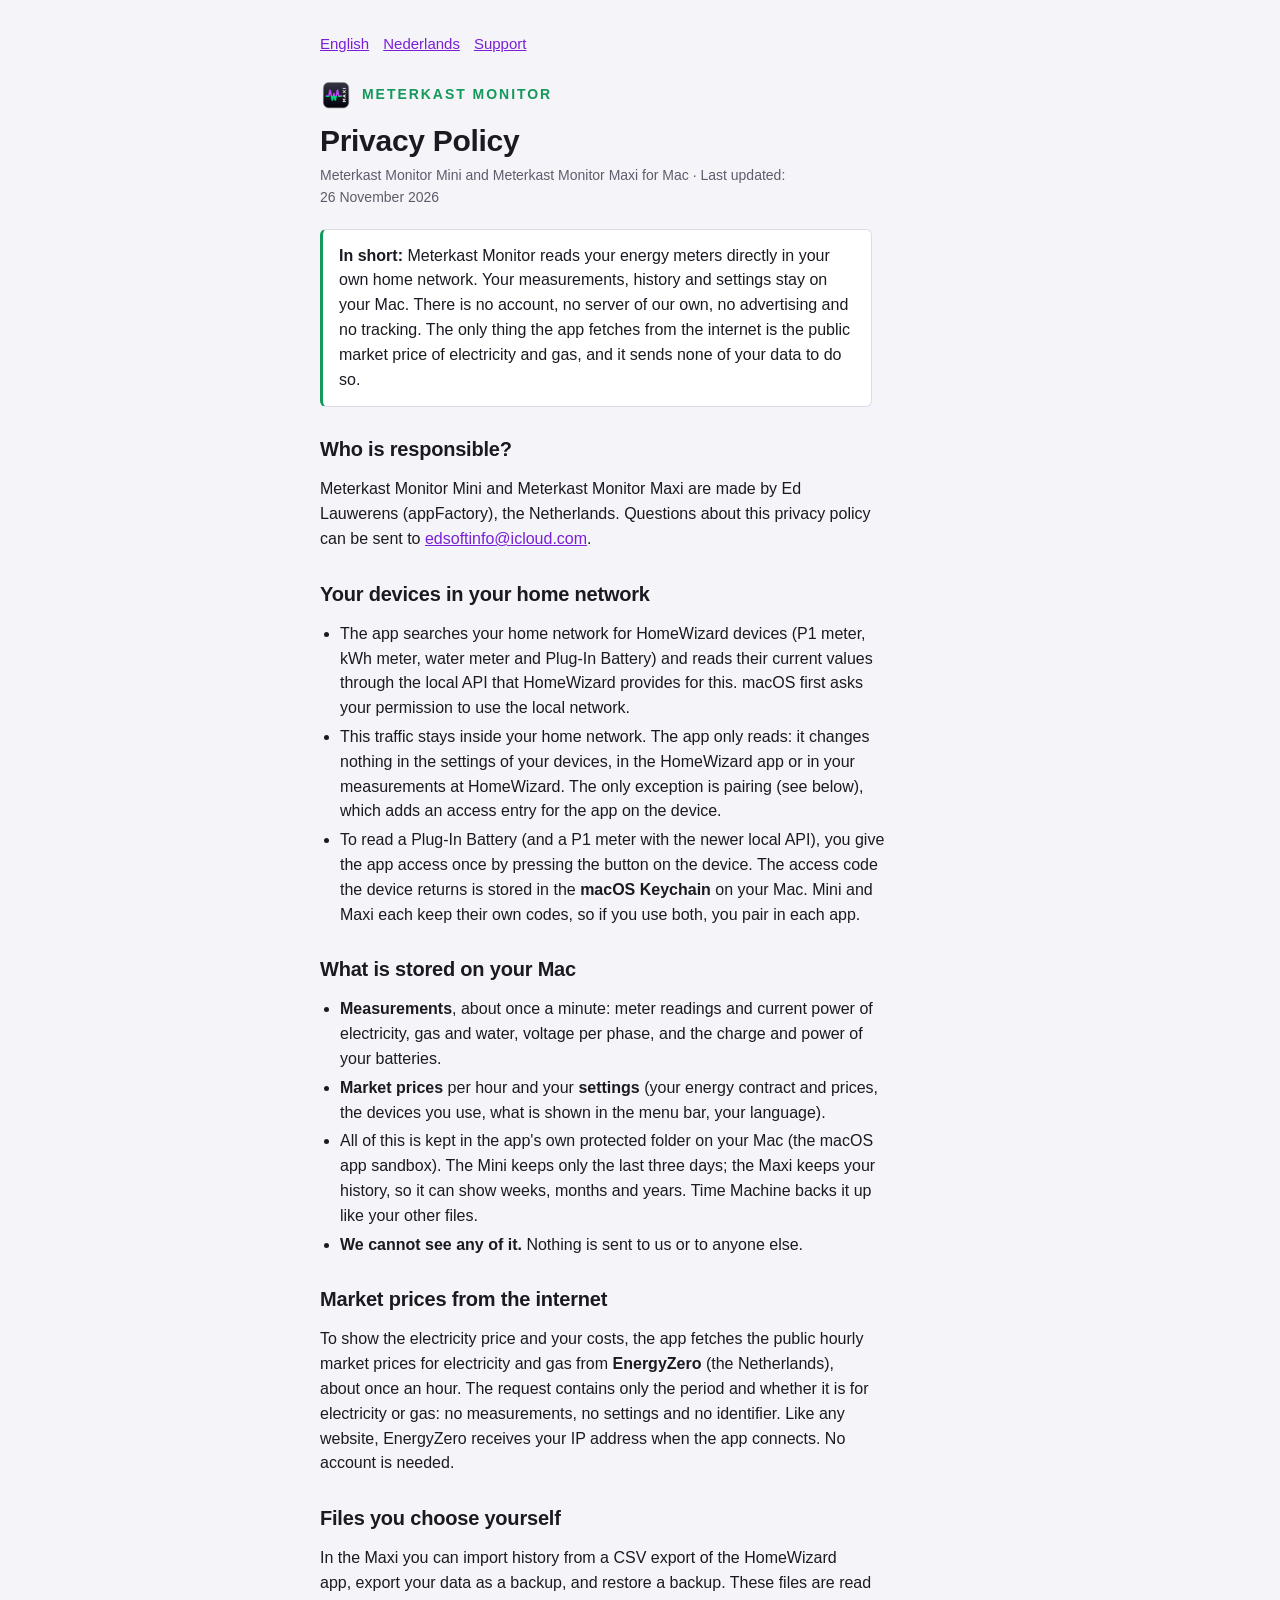
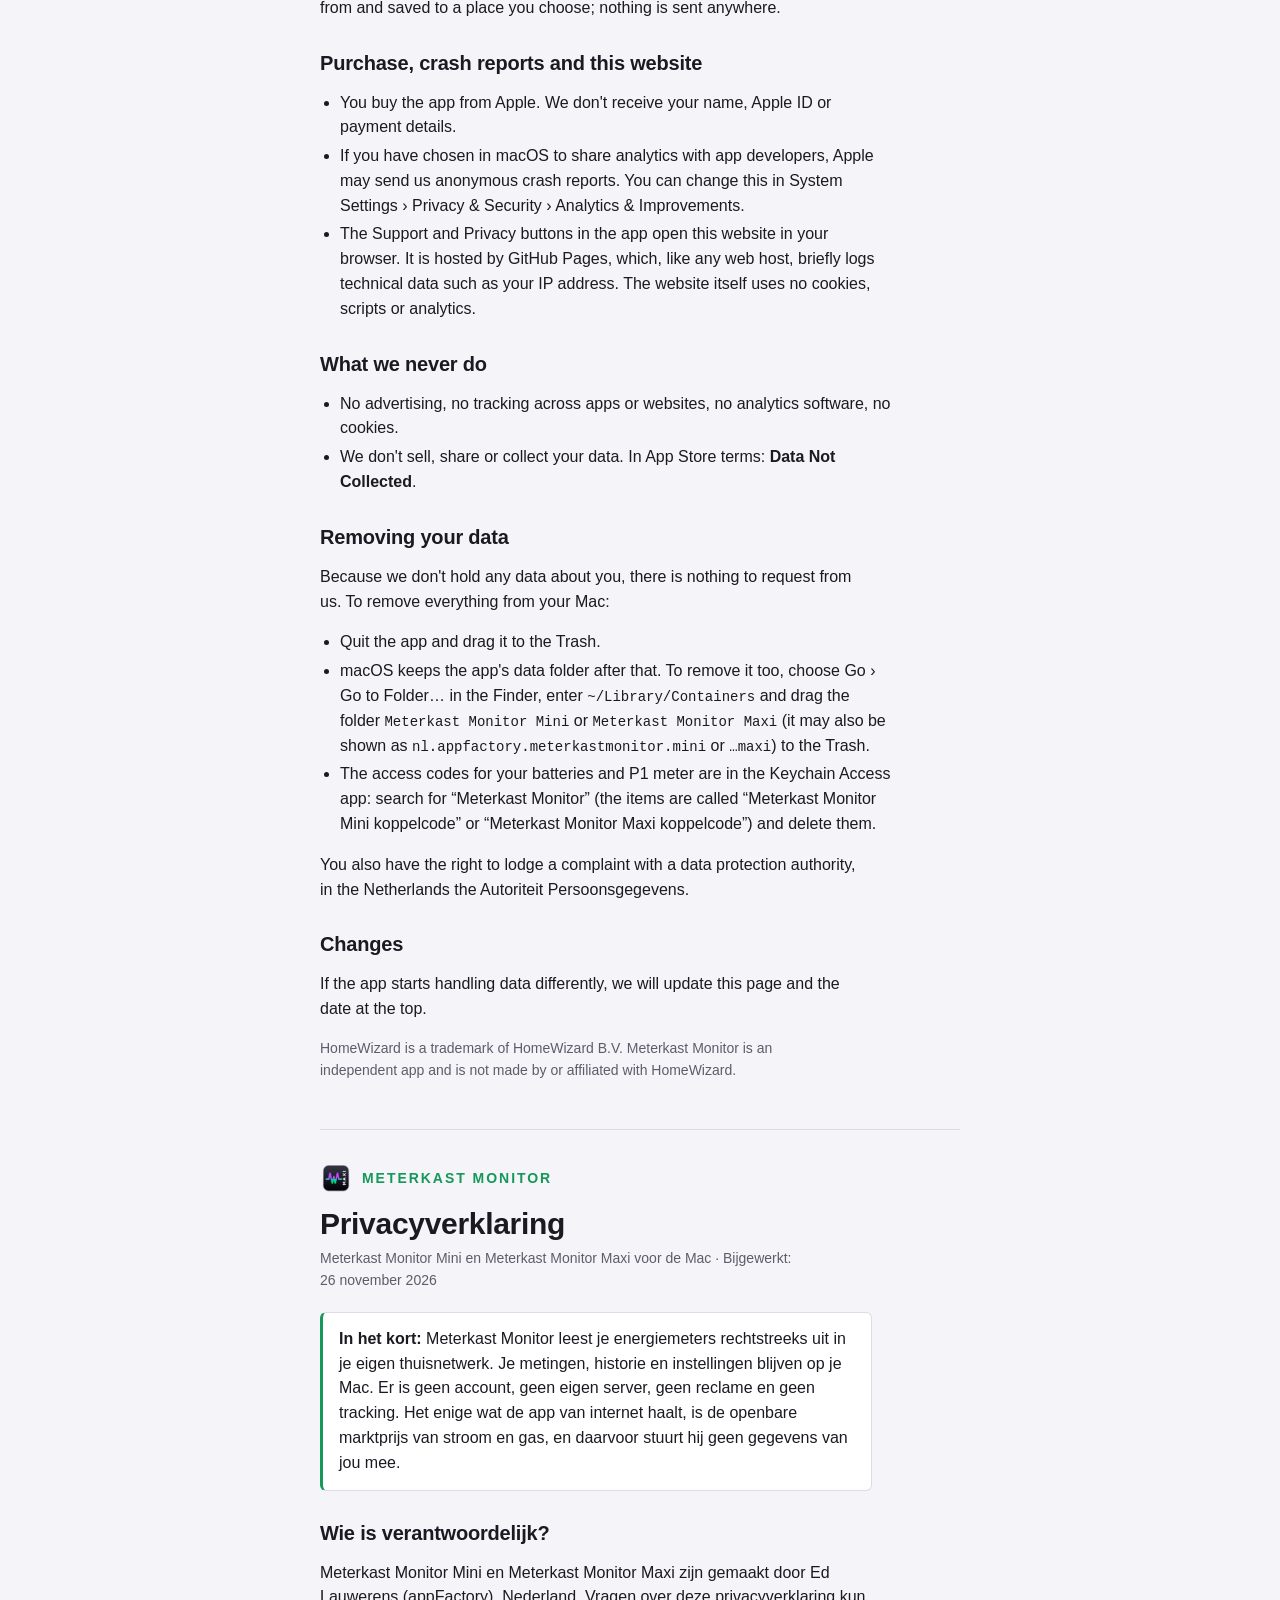
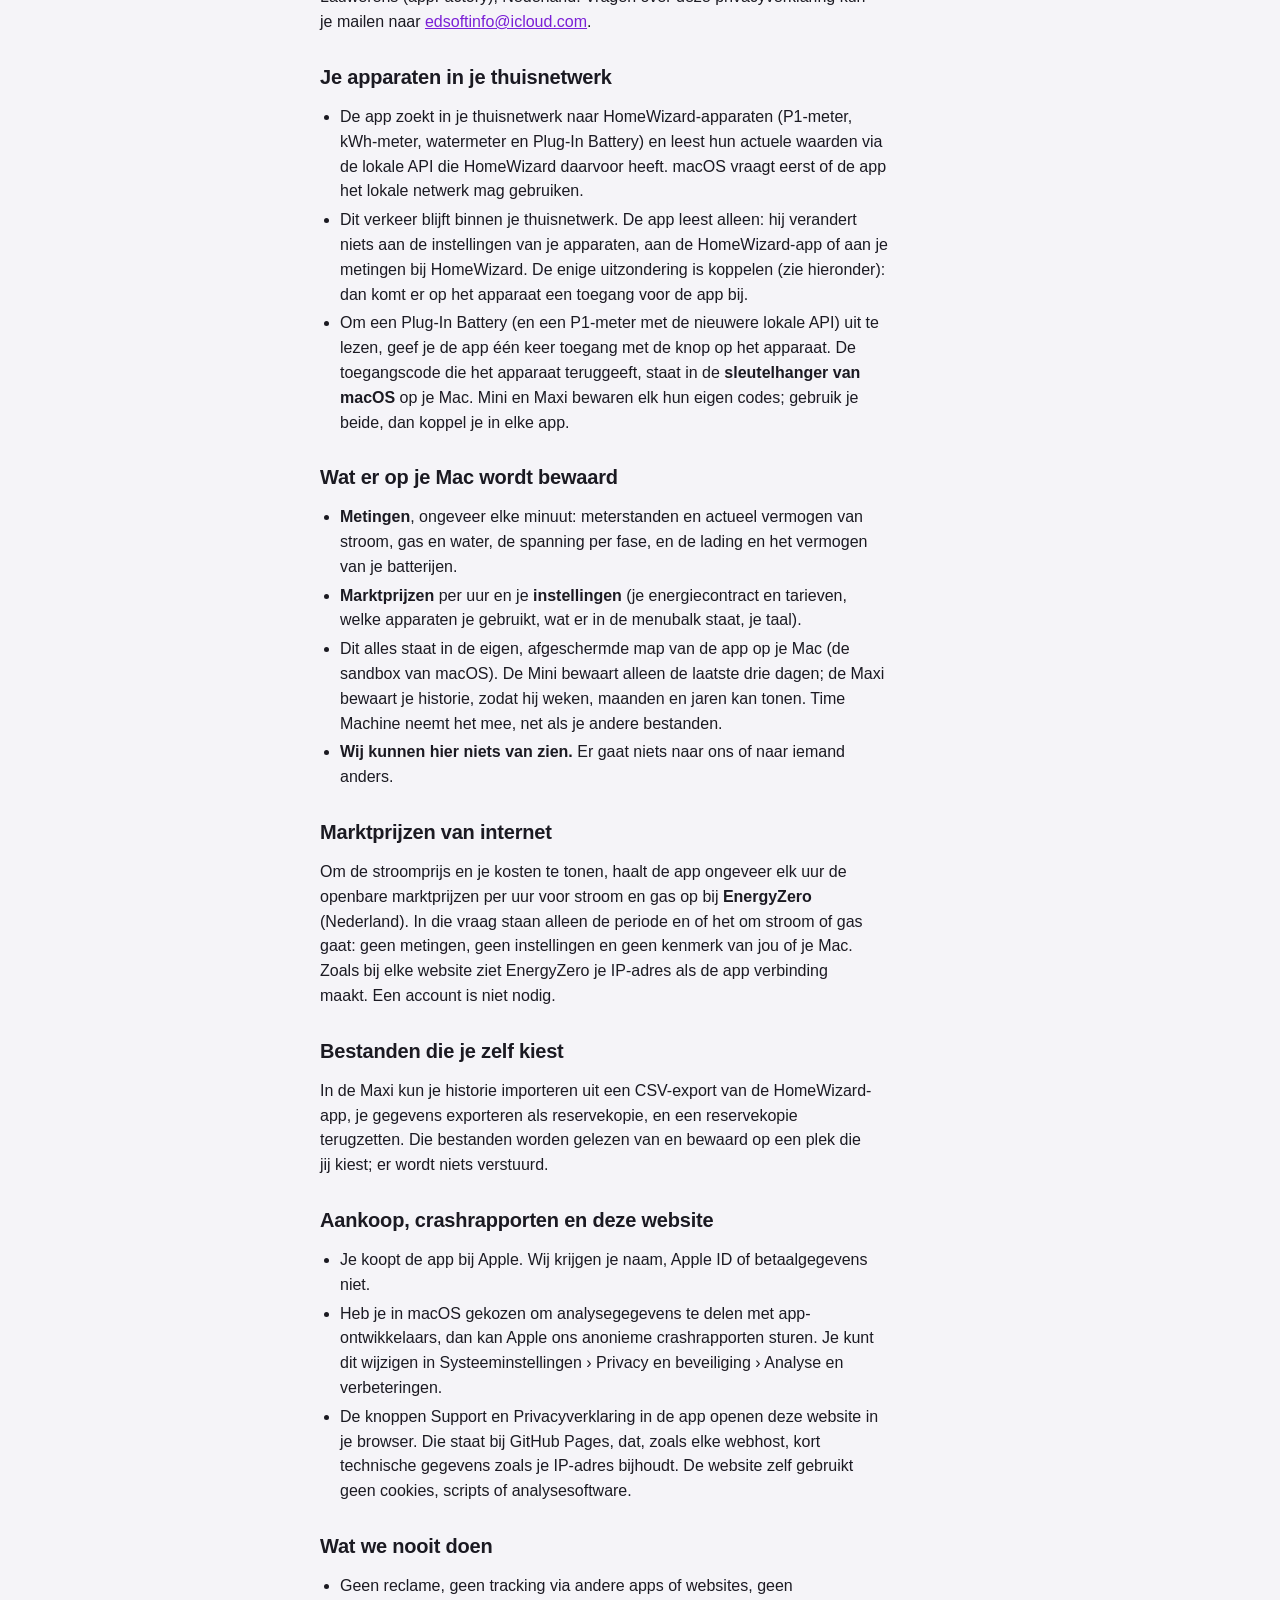
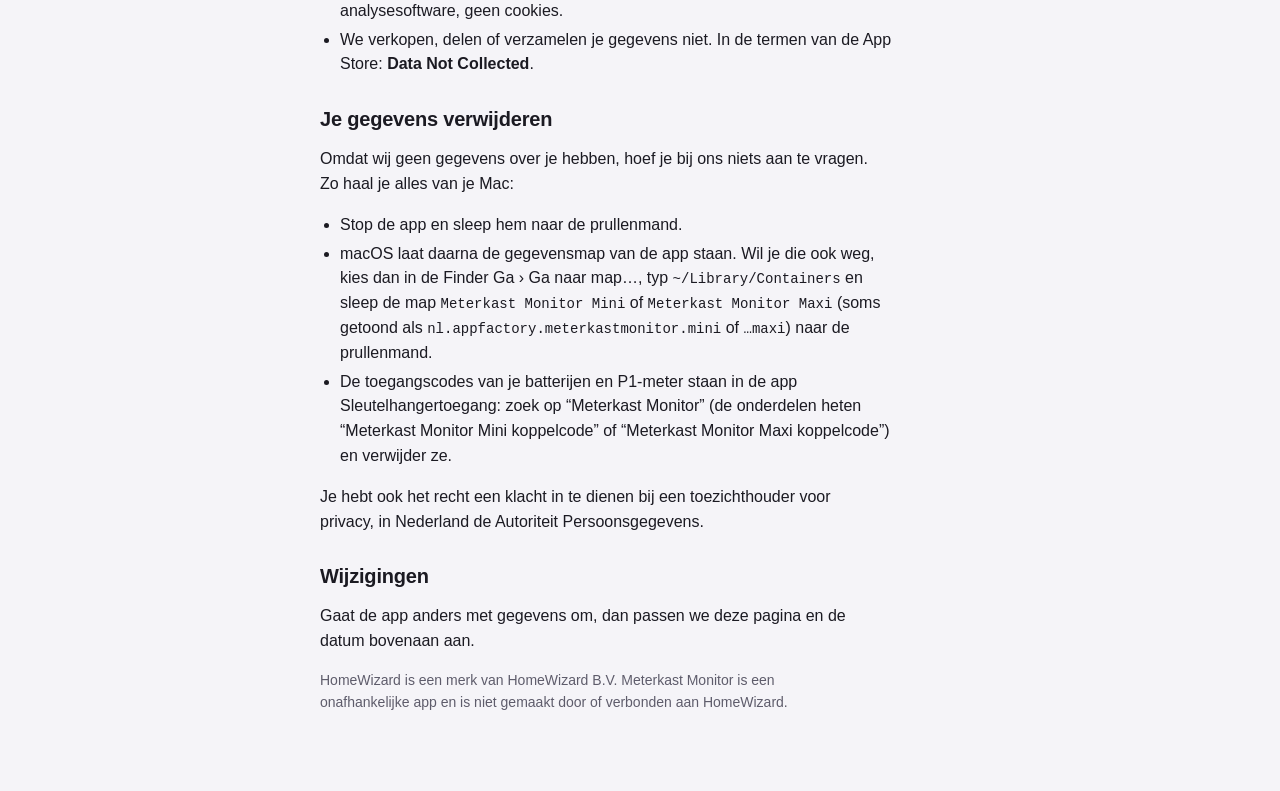
<file: index.html>
<!DOCTYPE html>
<html lang="en">
<head>
<meta charset="utf-8">
<meta name="viewport" content="width=device-width, initial-scale=1">
<title>Privacy Policy Meterkast Monitor</title>
<meta name="description" content="Privacy policy of the Mac apps Meterkast Monitor Mini and Maxi: your energy data stays on your own Mac.">
<link rel="stylesheet" href="style.css">
<link rel="icon" type="image/png" href="favicon.png">
<link rel="apple-touch-icon" href="apple-touch-icon.png">
</head>
<body>
<div class="wrap">

<nav class="lang"><a href="#en">English</a><a href="#nl">Nederlands</a><a href="support.html">Support</a></nav>

<!-- ======================= ENGLISH ======================= -->
<section id="en" lang="en">
<p class="brand"><img src="apple-touch-icon.png" alt="">Meterkast Monitor</p>
<h1>Privacy Policy</h1>
<p class="meta">Meterkast Monitor Mini and Meterkast Monitor Maxi for Mac · Last updated: 26 November 2026</p>

<p class="summary"><strong>In short:</strong> Meterkast Monitor reads your energy meters directly in your own home network. Your measurements, history and settings stay on your Mac. There is no account, no server of our own, no advertising and no tracking. The only thing the app fetches from the internet is the public market price of electricity and gas, and it sends none of your data to do so.</p>

<h2>Who is responsible?</h2>
<p>Meterkast Monitor Mini and Meterkast Monitor Maxi are made by Ed Lauwerens (appFactory), the Netherlands. Questions about this privacy policy can be sent to <a href="mailto:edsoftinfo@icloud.com">edsoftinfo@icloud.com</a>.</p>

<h2>Your devices in your home network</h2>
<ul>
  <li>The app searches your home network for HomeWizard devices (P1 meter, kWh meter, water meter and Plug-In Battery) and reads their current values through the local API that HomeWizard provides for this. macOS first asks your permission to use the local network.</li>
  <li>This traffic stays inside your home network. The app only reads: it changes nothing in the settings of your devices, in the HomeWizard app or in your measurements at HomeWizard. The only exception is pairing (see below), which adds an access entry for the app on the device.</li>
  <li>To read a Plug-In Battery (and a P1 meter with the newer local API), you give the app access once by pressing the button on the device. The access code the device returns is stored in the <strong>macOS Keychain</strong> on your Mac. Mini and Maxi each keep their own codes, so if you use both, you pair in each app.</li>
</ul>

<h2>What is stored on your Mac</h2>
<ul>
  <li><strong>Measurements</strong>, about once a minute: meter readings and current power of electricity, gas and water, voltage per phase, and the charge and power of your batteries.</li>
  <li><strong>Market prices</strong> per hour and your <strong>settings</strong> (your energy contract and prices, the devices you use, what is shown in the menu bar, your language).</li>
  <li>All of this is kept in the app's own protected folder on your Mac (the macOS app sandbox). The Mini keeps only the last three days; the Maxi keeps your history, so it can show weeks, months and years. Time Machine backs it up like your other files.</li>
  <li><strong>We cannot see any of it.</strong> Nothing is sent to us or to anyone else.</li>
</ul>

<h2>Market prices from the internet</h2>
<p>To show the electricity price and your costs, the app fetches the public hourly market prices for electricity and gas from <strong>EnergyZero</strong> (the Netherlands), about once an hour. The request contains only the period and whether it is for electricity or gas: no measurements, no settings and no identifier. Like any website, EnergyZero receives your IP address when the app connects. No account is needed.</p>

<h2>Files you choose yourself</h2>
<p>In the Maxi you can import history from a CSV export of the HomeWizard app, export your data as a backup, and restore a backup. These files are read from and saved to a place you choose; nothing is sent anywhere.</p>

<h2>Purchase, crash reports and this website</h2>
<ul>
  <li>You buy the app from Apple. We don't receive your name, Apple ID or payment details.</li>
  <li>If you have chosen in macOS to share analytics with app developers, Apple may send us anonymous crash reports. You can change this in System Settings › Privacy &amp; Security › Analytics &amp; Improvements.</li>
  <li>The Support and Privacy buttons in the app open this website in your browser. It is hosted by GitHub Pages, which, like any web host, briefly logs technical data such as your IP address. The website itself uses no cookies, scripts or analytics.</li>
</ul>

<h2>What we never do</h2>
<ul>
  <li>No advertising, no tracking across apps or websites, no analytics software, no cookies.</li>
  <li>We don't sell, share or collect your data. In App Store terms: <strong>Data Not Collected</strong>.</li>
</ul>

<h2>Removing your data</h2>
<p>Because we don't hold any data about you, there is nothing to request from us. To remove everything from your Mac:</p>
<ul>
  <li>Quit the app and drag it to the Trash.</li>
  <li>macOS keeps the app's data folder after that. To remove it too, choose Go › Go to Folder… in the Finder, enter <code>~/Library/Containers</code> and drag the folder <code>Meterkast Monitor Mini</code> or <code>Meterkast Monitor Maxi</code> (it may also be shown as <code>nl.appfactory.meterkastmonitor.mini</code> or <code>…maxi</code>) to the Trash.</li>
  <li>The access codes for your batteries and P1 meter are in the Keychain Access app: search for “Meterkast Monitor” (the items are called “Meterkast Monitor Mini koppelcode” or “Meterkast Monitor Maxi koppelcode”) and delete them.</li>
</ul>
<p>You also have the right to lodge a complaint with a data protection authority, in the Netherlands the Autoriteit Persoonsgegevens.</p>

<h2>Changes</h2>
<p>If the app starts handling data differently, we will update this page and the date at the top.</p>

<p class="small">HomeWizard is a trademark of HomeWizard B.V. Meterkast Monitor is an independent app and is not made by or affiliated with HomeWizard.</p>
</section>

<hr>

<!-- ======================= NEDERLANDS ======================= -->
<section id="nl" lang="nl">
<p class="brand"><img src="apple-touch-icon.png" alt="">Meterkast Monitor</p>
<h1>Privacyverklaring</h1>
<p class="meta">Meterkast Monitor Mini en Meterkast Monitor Maxi voor de Mac · Bijgewerkt: 26 november 2026</p>

<p class="summary"><strong>In het kort:</strong> Meterkast Monitor leest je energiemeters rechtstreeks uit in je eigen thuisnetwerk. Je metingen, historie en instellingen blijven op je Mac. Er is geen account, geen eigen server, geen reclame en geen tracking. Het enige wat de app van internet haalt, is de openbare marktprijs van stroom en gas, en daarvoor stuurt hij geen gegevens van jou mee.</p>

<h2>Wie is verantwoordelijk?</h2>
<p>Meterkast Monitor Mini en Meterkast Monitor Maxi zijn gemaakt door Ed Lauwerens (appFactory), Nederland. Vragen over deze privacyverklaring kun je mailen naar <a href="mailto:edsoftinfo@icloud.com">edsoftinfo@icloud.com</a>.</p>

<h2>Je apparaten in je thuisnetwerk</h2>
<ul>
  <li>De app zoekt in je thuisnetwerk naar HomeWizard-apparaten (P1-meter, kWh-meter, watermeter en Plug-In Battery) en leest hun actuele waarden via de lokale API die HomeWizard daarvoor heeft. macOS vraagt eerst of de app het lokale netwerk mag gebruiken.</li>
  <li>Dit verkeer blijft binnen je thuisnetwerk. De app leest alleen: hij verandert niets aan de instellingen van je apparaten, aan de HomeWizard-app of aan je metingen bij HomeWizard. De enige uitzondering is koppelen (zie hieronder): dan komt er op het apparaat een toegang voor de app bij.</li>
  <li>Om een Plug-In Battery (en een P1-meter met de nieuwere lokale API) uit te lezen, geef je de app één keer toegang met de knop op het apparaat. De toegangscode die het apparaat teruggeeft, staat in de <strong>sleutelhanger van macOS</strong> op je Mac. Mini en Maxi bewaren elk hun eigen codes; gebruik je beide, dan koppel je in elke app.</li>
</ul>

<h2>Wat er op je Mac wordt bewaard</h2>
<ul>
  <li><strong>Metingen</strong>, ongeveer elke minuut: meterstanden en actueel vermogen van stroom, gas en water, de spanning per fase, en de lading en het vermogen van je batterijen.</li>
  <li><strong>Marktprijzen</strong> per uur en je <strong>instellingen</strong> (je energiecontract en tarieven, welke apparaten je gebruikt, wat er in de menubalk staat, je taal).</li>
  <li>Dit alles staat in de eigen, afgeschermde map van de app op je Mac (de sandbox van macOS). De Mini bewaart alleen de laatste drie dagen; de Maxi bewaart je historie, zodat hij weken, maanden en jaren kan tonen. Time Machine neemt het mee, net als je andere bestanden.</li>
  <li><strong>Wij kunnen hier niets van zien.</strong> Er gaat niets naar ons of naar iemand anders.</li>
</ul>

<h2>Marktprijzen van internet</h2>
<p>Om de stroomprijs en je kosten te tonen, haalt de app ongeveer elk uur de openbare marktprijzen per uur voor stroom en gas op bij <strong>EnergyZero</strong> (Nederland). In die vraag staan alleen de periode en of het om stroom of gas gaat: geen metingen, geen instellingen en geen kenmerk van jou of je Mac. Zoals bij elke website ziet EnergyZero je IP-adres als de app verbinding maakt. Een account is niet nodig.</p>

<h2>Bestanden die je zelf kiest</h2>
<p>In de Maxi kun je historie importeren uit een CSV-export van de HomeWizard-app, je gegevens exporteren als reservekopie, en een reservekopie terugzetten. Die bestanden worden gelezen van en bewaard op een plek die jij kiest; er wordt niets verstuurd.</p>

<h2>Aankoop, crashrapporten en deze website</h2>
<ul>
  <li>Je koopt de app bij Apple. Wij krijgen je naam, Apple ID of betaalgegevens niet.</li>
  <li>Heb je in macOS gekozen om analysegegevens te delen met app-ontwikkelaars, dan kan Apple ons anonieme crashrapporten sturen. Je kunt dit wijzigen in Systeeminstellingen › Privacy en beveiliging › Analyse en verbeteringen.</li>
  <li>De knoppen Support en Privacyverklaring in de app openen deze website in je browser. Die staat bij GitHub Pages, dat, zoals elke webhost, kort technische gegevens zoals je IP-adres bijhoudt. De website zelf gebruikt geen cookies, scripts of analysesoftware.</li>
</ul>

<h2>Wat we nooit doen</h2>
<ul>
  <li>Geen reclame, geen tracking via andere apps of websites, geen analysesoftware, geen cookies.</li>
  <li>We verkopen, delen of verzamelen je gegevens niet. In de termen van de App Store: <strong>Data Not Collected</strong>.</li>
</ul>

<h2>Je gegevens verwijderen</h2>
<p>Omdat wij geen gegevens over je hebben, hoef je bij ons niets aan te vragen. Zo haal je alles van je Mac:</p>
<ul>
  <li>Stop de app en sleep hem naar de prullenmand.</li>
  <li>macOS laat daarna de gegevensmap van de app staan. Wil je die ook weg, kies dan in de Finder Ga › Ga naar map…, typ <code>~/Library/Containers</code> en sleep de map <code>Meterkast Monitor Mini</code> of <code>Meterkast Monitor Maxi</code> (soms getoond als <code>nl.appfactory.meterkastmonitor.mini</code> of <code>…maxi</code>) naar de prullenmand.</li>
  <li>De toegangscodes van je batterijen en P1-meter staan in de app Sleutelhangertoegang: zoek op “Meterkast Monitor” (de onderdelen heten “Meterkast Monitor Mini koppelcode” of “Meterkast Monitor Maxi koppelcode”) en verwijder ze.</li>
</ul>
<p>Je hebt ook het recht een klacht in te dienen bij een toezichthouder voor privacy, in Nederland de Autoriteit Persoonsgegevens.</p>

<h2>Wijzigingen</h2>
<p>Gaat de app anders met gegevens om, dan passen we deze pagina en de datum bovenaan aan.</p>

<p class="small">HomeWizard is een merk van HomeWizard B.V. Meterkast Monitor is een onafhankelijke app en is niet gemaakt door of verbonden aan HomeWizard.</p>
</section>

</div>
</body>
</html>
</file>
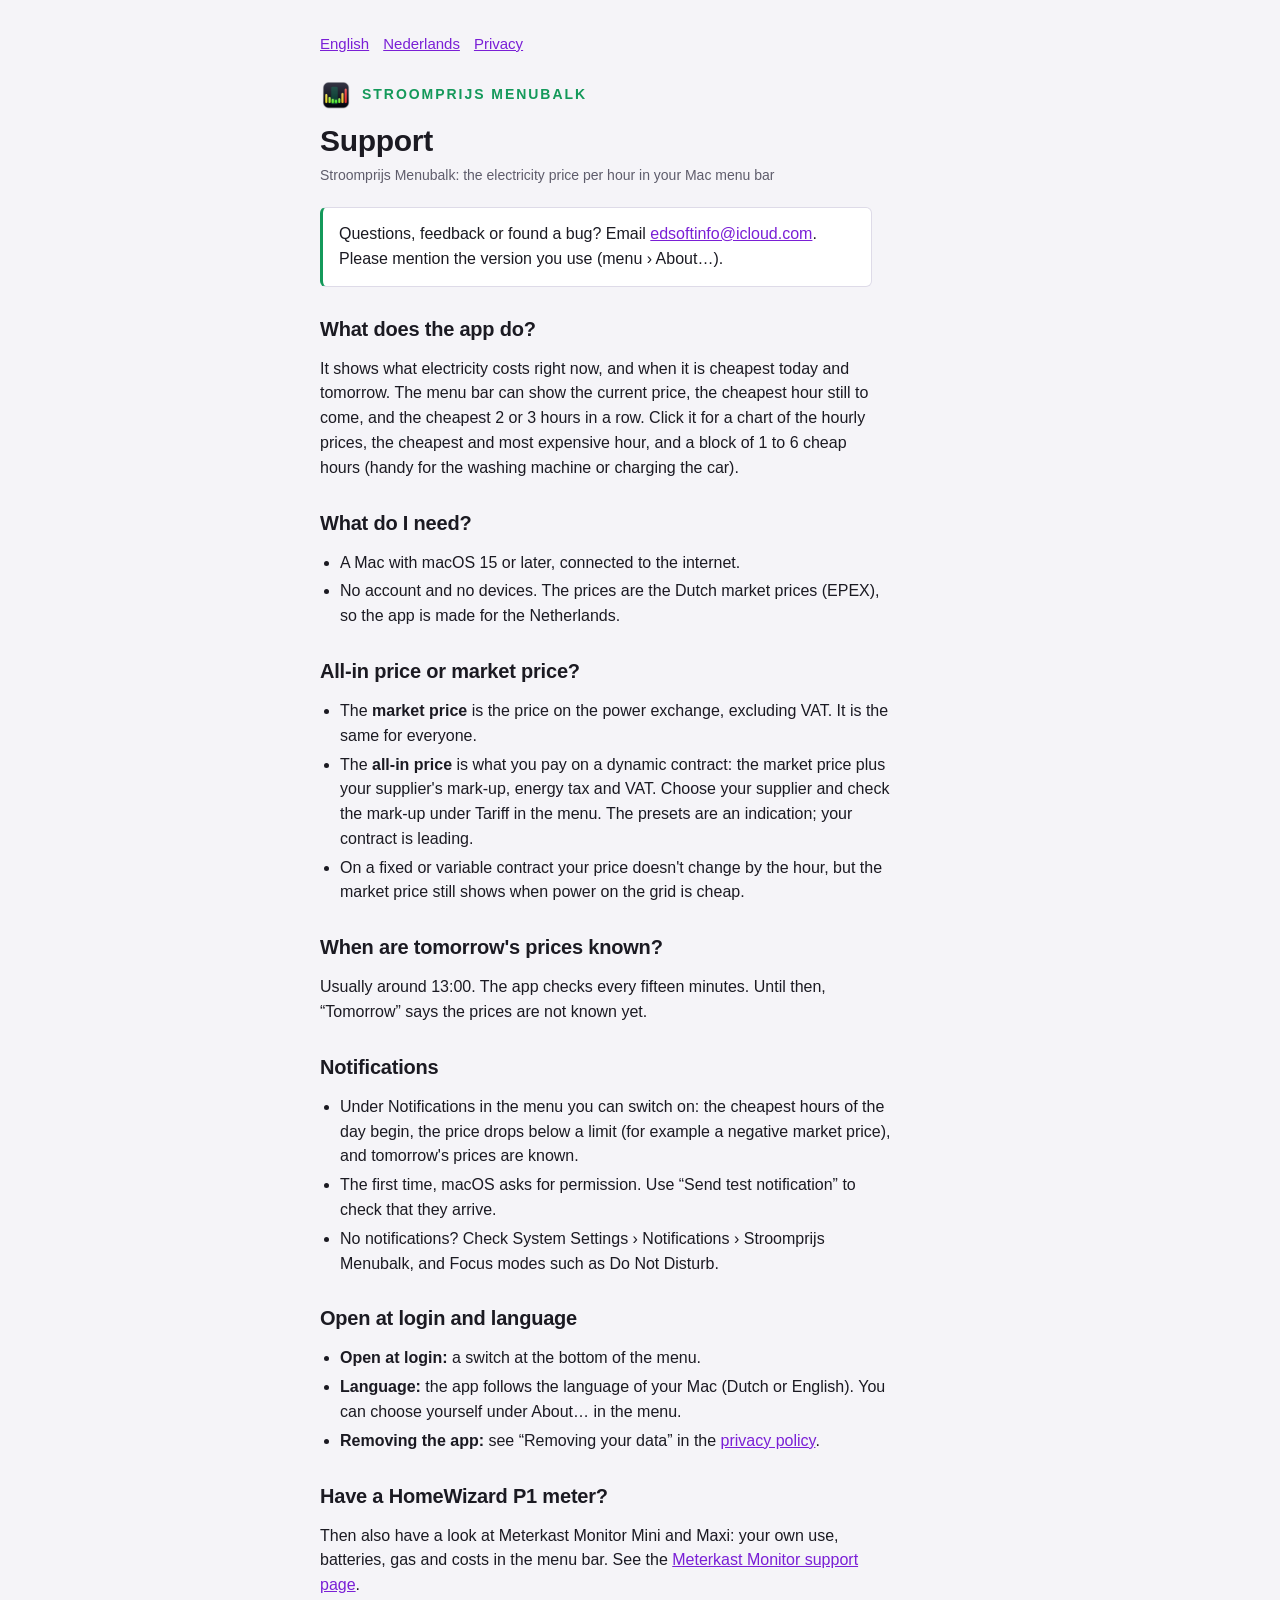
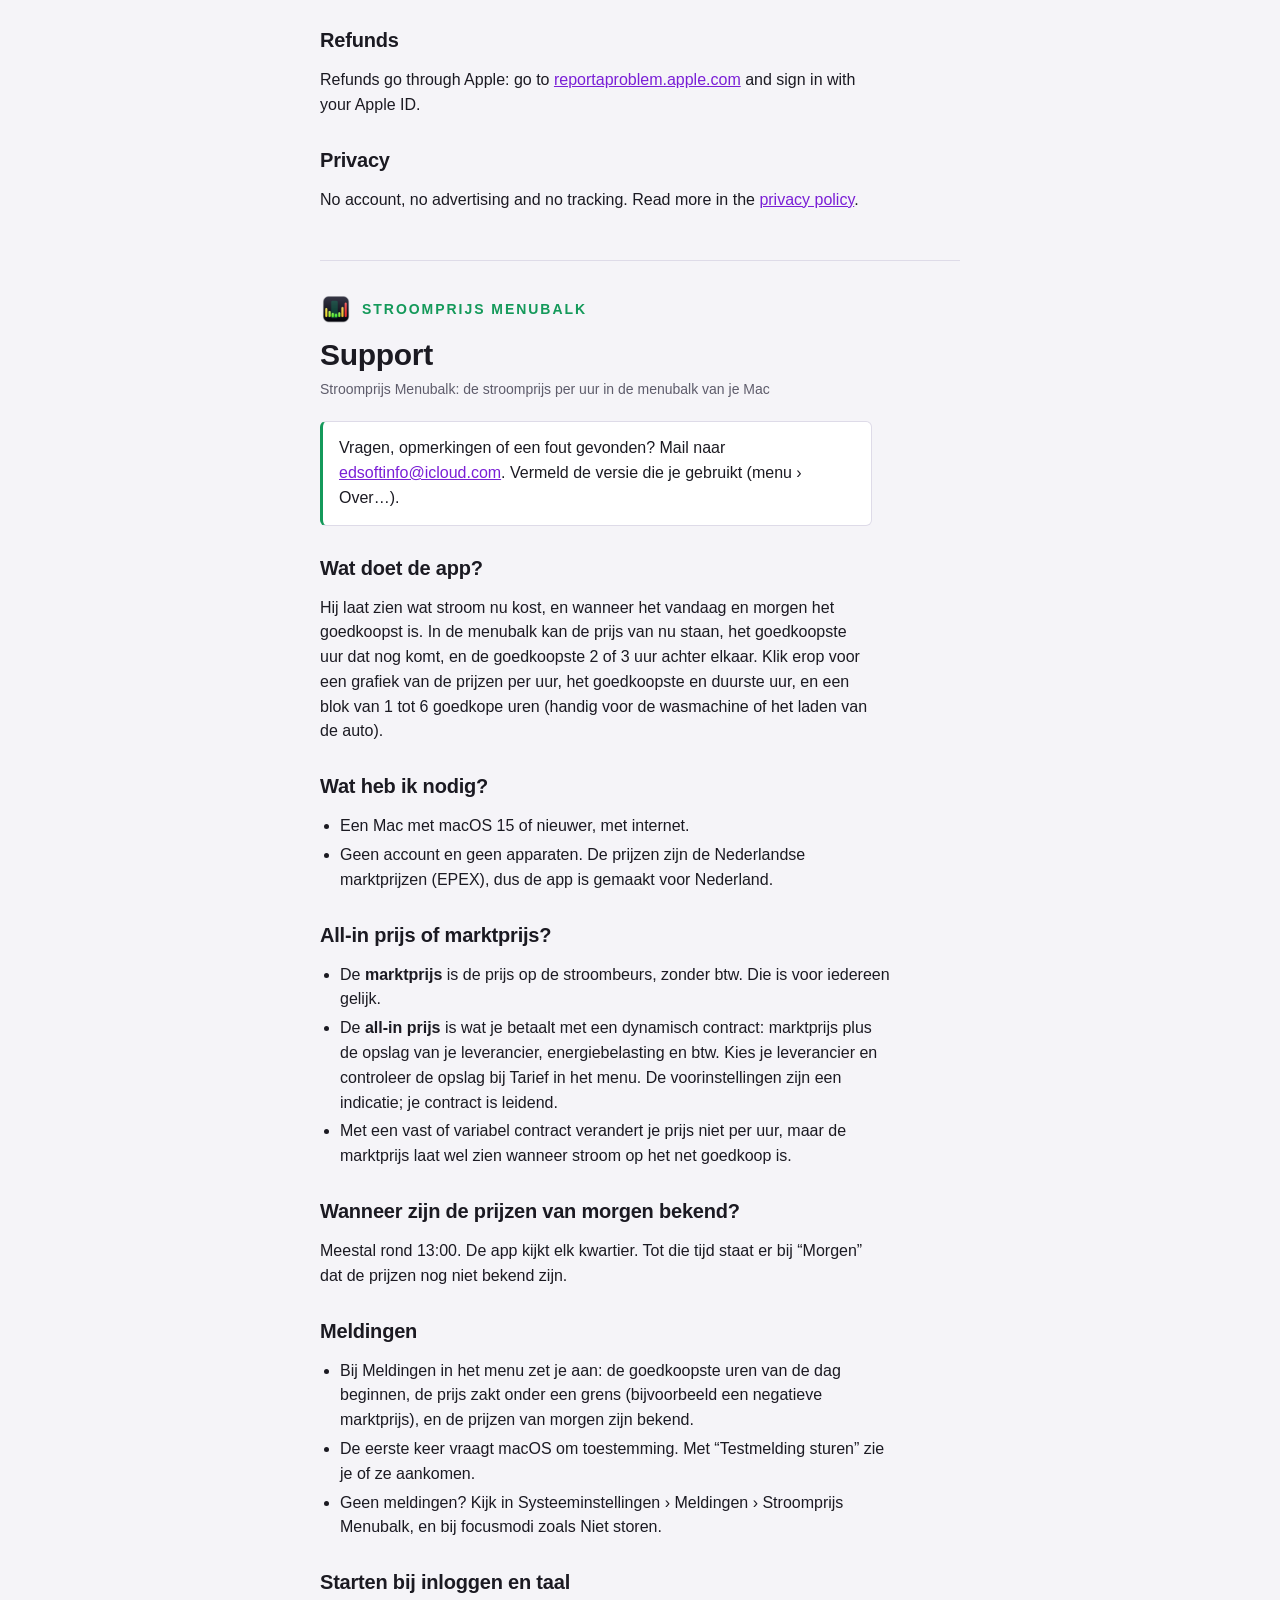
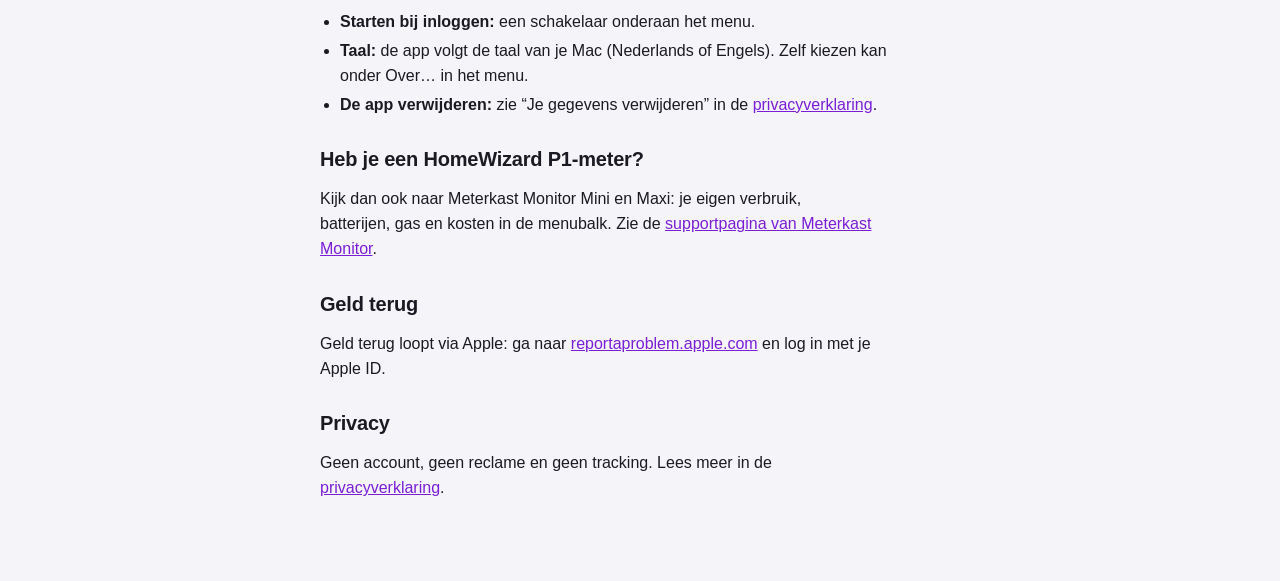
<file: stroomprijs-support.html>
<!DOCTYPE html>
<html lang="en">
<head>
<meta charset="utf-8">
<meta name="viewport" content="width=device-width, initial-scale=1">
<title>Stroomprijs Menubalk Support</title>
<meta name="description" content="Help with Stroomprijs Menubalk: the electricity price per hour in your Mac menu bar, your tariff, the cheapest hours and notifications.">
<link rel="stylesheet" href="style.css">
<link rel="icon" type="image/png" href="stroomprijs-favicon.png">
<link rel="apple-touch-icon" href="stroomprijs-touch-icon.png">
</head>
<body>
<div class="wrap">

<nav class="lang"><a href="#en">English</a><a href="#nl">Nederlands</a><a href="stroomprijs.html">Privacy</a></nav>

<!-- ======================= ENGLISH ======================= -->
<section id="en" lang="en">
<p class="brand"><img src="stroomprijs-touch-icon.png" alt="">Stroomprijs Menubalk</p>
<h1>Support</h1>
<p class="meta">Stroomprijs Menubalk: the electricity price per hour in your Mac menu bar</p>

<p class="summary">Questions, feedback or found a bug? Email <a href="mailto:edsoftinfo@icloud.com">edsoftinfo@icloud.com</a>. Please mention the version you use (menu › About…).</p>

<h2>What does the app do?</h2>
<p>It shows what electricity costs right now, and when it is cheapest today and tomorrow. The menu bar can show the current price, the cheapest hour still to come, and the cheapest 2 or 3 hours in a row. Click it for a chart of the hourly prices, the cheapest and most expensive hour, and a block of 1 to 6 cheap hours (handy for the washing machine or charging the car).</p>

<h2>What do I need?</h2>
<ul>
  <li>A Mac with macOS 15 or later, connected to the internet.</li>
  <li>No account and no devices. The prices are the Dutch market prices (EPEX), so the app is made for the Netherlands.</li>
</ul>

<h2>All-in price or market price?</h2>
<ul>
  <li>The <strong>market price</strong> is the price on the power exchange, excluding VAT. It is the same for everyone.</li>
  <li>The <strong>all-in price</strong> is what you pay on a dynamic contract: the market price plus your supplier's mark-up, energy tax and VAT. Choose your supplier and check the mark-up under Tariff in the menu. The presets are an indication; your contract is leading.</li>
  <li>On a fixed or variable contract your price doesn't change by the hour, but the market price still shows when power on the grid is cheap.</li>
</ul>

<h2>When are tomorrow's prices known?</h2>
<p>Usually around 13:00. The app checks every fifteen minutes. Until then, “Tomorrow” says the prices are not known yet.</p>

<h2>Notifications</h2>
<ul>
  <li>Under Notifications in the menu you can switch on: the cheapest hours of the day begin, the price drops below a limit (for example a negative market price), and tomorrow's prices are known.</li>
  <li>The first time, macOS asks for permission. Use “Send test notification” to check that they arrive.</li>
  <li>No notifications? Check System Settings › Notifications › Stroomprijs Menubalk, and Focus modes such as Do Not Disturb.</li>
</ul>

<h2>Open at login and language</h2>
<ul>
  <li><strong>Open at login:</strong> a switch at the bottom of the menu.</li>
  <li><strong>Language:</strong> the app follows the language of your Mac (Dutch or English). You can choose yourself under About… in the menu.</li>
  <li><strong>Removing the app:</strong> see “Removing your data” in the <a href="stroomprijs.html">privacy policy</a>.</li>
</ul>

<h2>Have a HomeWizard P1 meter?</h2>
<p>Then also have a look at Meterkast Monitor Mini and Maxi: your own use, batteries, gas and costs in the menu bar. See the <a href="support.html">Meterkast Monitor support page</a>.</p>

<h2>Refunds</h2>
<p>Refunds go through Apple: go to <a href="https://reportaproblem.apple.com">reportaproblem.apple.com</a> and sign in with your Apple ID.</p>

<h2>Privacy</h2>
<p>No account, no advertising and no tracking. Read more in the <a href="stroomprijs.html">privacy policy</a>.</p>
</section>

<hr>

<!-- ======================= NEDERLANDS ======================= -->
<section id="nl" lang="nl">
<p class="brand"><img src="stroomprijs-touch-icon.png" alt="">Stroomprijs Menubalk</p>
<h1>Support</h1>
<p class="meta">Stroomprijs Menubalk: de stroomprijs per uur in de menubalk van je Mac</p>

<p class="summary">Vragen, opmerkingen of een fout gevonden? Mail naar <a href="mailto:edsoftinfo@icloud.com">edsoftinfo@icloud.com</a>. Vermeld de versie die je gebruikt (menu › Over…).</p>

<h2>Wat doet de app?</h2>
<p>Hij laat zien wat stroom nu kost, en wanneer het vandaag en morgen het goedkoopst is. In de menubalk kan de prijs van nu staan, het goedkoopste uur dat nog komt, en de goedkoopste 2 of 3 uur achter elkaar. Klik erop voor een grafiek van de prijzen per uur, het goedkoopste en duurste uur, en een blok van 1 tot 6 goedkope uren (handig voor de wasmachine of het laden van de auto).</p>

<h2>Wat heb ik nodig?</h2>
<ul>
  <li>Een Mac met macOS 15 of nieuwer, met internet.</li>
  <li>Geen account en geen apparaten. De prijzen zijn de Nederlandse marktprijzen (EPEX), dus de app is gemaakt voor Nederland.</li>
</ul>

<h2>All-in prijs of marktprijs?</h2>
<ul>
  <li>De <strong>marktprijs</strong> is de prijs op de stroombeurs, zonder btw. Die is voor iedereen gelijk.</li>
  <li>De <strong>all-in prijs</strong> is wat je betaalt met een dynamisch contract: marktprijs plus de opslag van je leverancier, energiebelasting en btw. Kies je leverancier en controleer de opslag bij Tarief in het menu. De voorinstellingen zijn een indicatie; je contract is leidend.</li>
  <li>Met een vast of variabel contract verandert je prijs niet per uur, maar de marktprijs laat wel zien wanneer stroom op het net goedkoop is.</li>
</ul>

<h2>Wanneer zijn de prijzen van morgen bekend?</h2>
<p>Meestal rond 13:00. De app kijkt elk kwartier. Tot die tijd staat er bij “Morgen” dat de prijzen nog niet bekend zijn.</p>

<h2>Meldingen</h2>
<ul>
  <li>Bij Meldingen in het menu zet je aan: de goedkoopste uren van de dag beginnen, de prijs zakt onder een grens (bijvoorbeeld een negatieve marktprijs), en de prijzen van morgen zijn bekend.</li>
  <li>De eerste keer vraagt macOS om toestemming. Met “Testmelding sturen” zie je of ze aankomen.</li>
  <li>Geen meldingen? Kijk in Systeeminstellingen › Meldingen › Stroomprijs Menubalk, en bij focusmodi zoals Niet storen.</li>
</ul>

<h2>Starten bij inloggen en taal</h2>
<ul>
  <li><strong>Starten bij inloggen:</strong> een schakelaar onderaan het menu.</li>
  <li><strong>Taal:</strong> de app volgt de taal van je Mac (Nederlands of Engels). Zelf kiezen kan onder Over… in het menu.</li>
  <li><strong>De app verwijderen:</strong> zie “Je gegevens verwijderen” in de <a href="stroomprijs.html">privacyverklaring</a>.</li>
</ul>

<h2>Heb je een HomeWizard P1-meter?</h2>
<p>Kijk dan ook naar Meterkast Monitor Mini en Maxi: je eigen verbruik, batterijen, gas en kosten in de menubalk. Zie de <a href="support.html">supportpagina van Meterkast Monitor</a>.</p>

<h2>Geld terug</h2>
<p>Geld terug loopt via Apple: ga naar <a href="https://reportaproblem.apple.com">reportaproblem.apple.com</a> en log in met je Apple ID.</p>

<h2>Privacy</h2>
<p>Geen account, geen reclame en geen tracking. Lees meer in de <a href="stroomprijs.html">privacyverklaring</a>.</p>
</section>

</div>
</body>
</html>
</file>
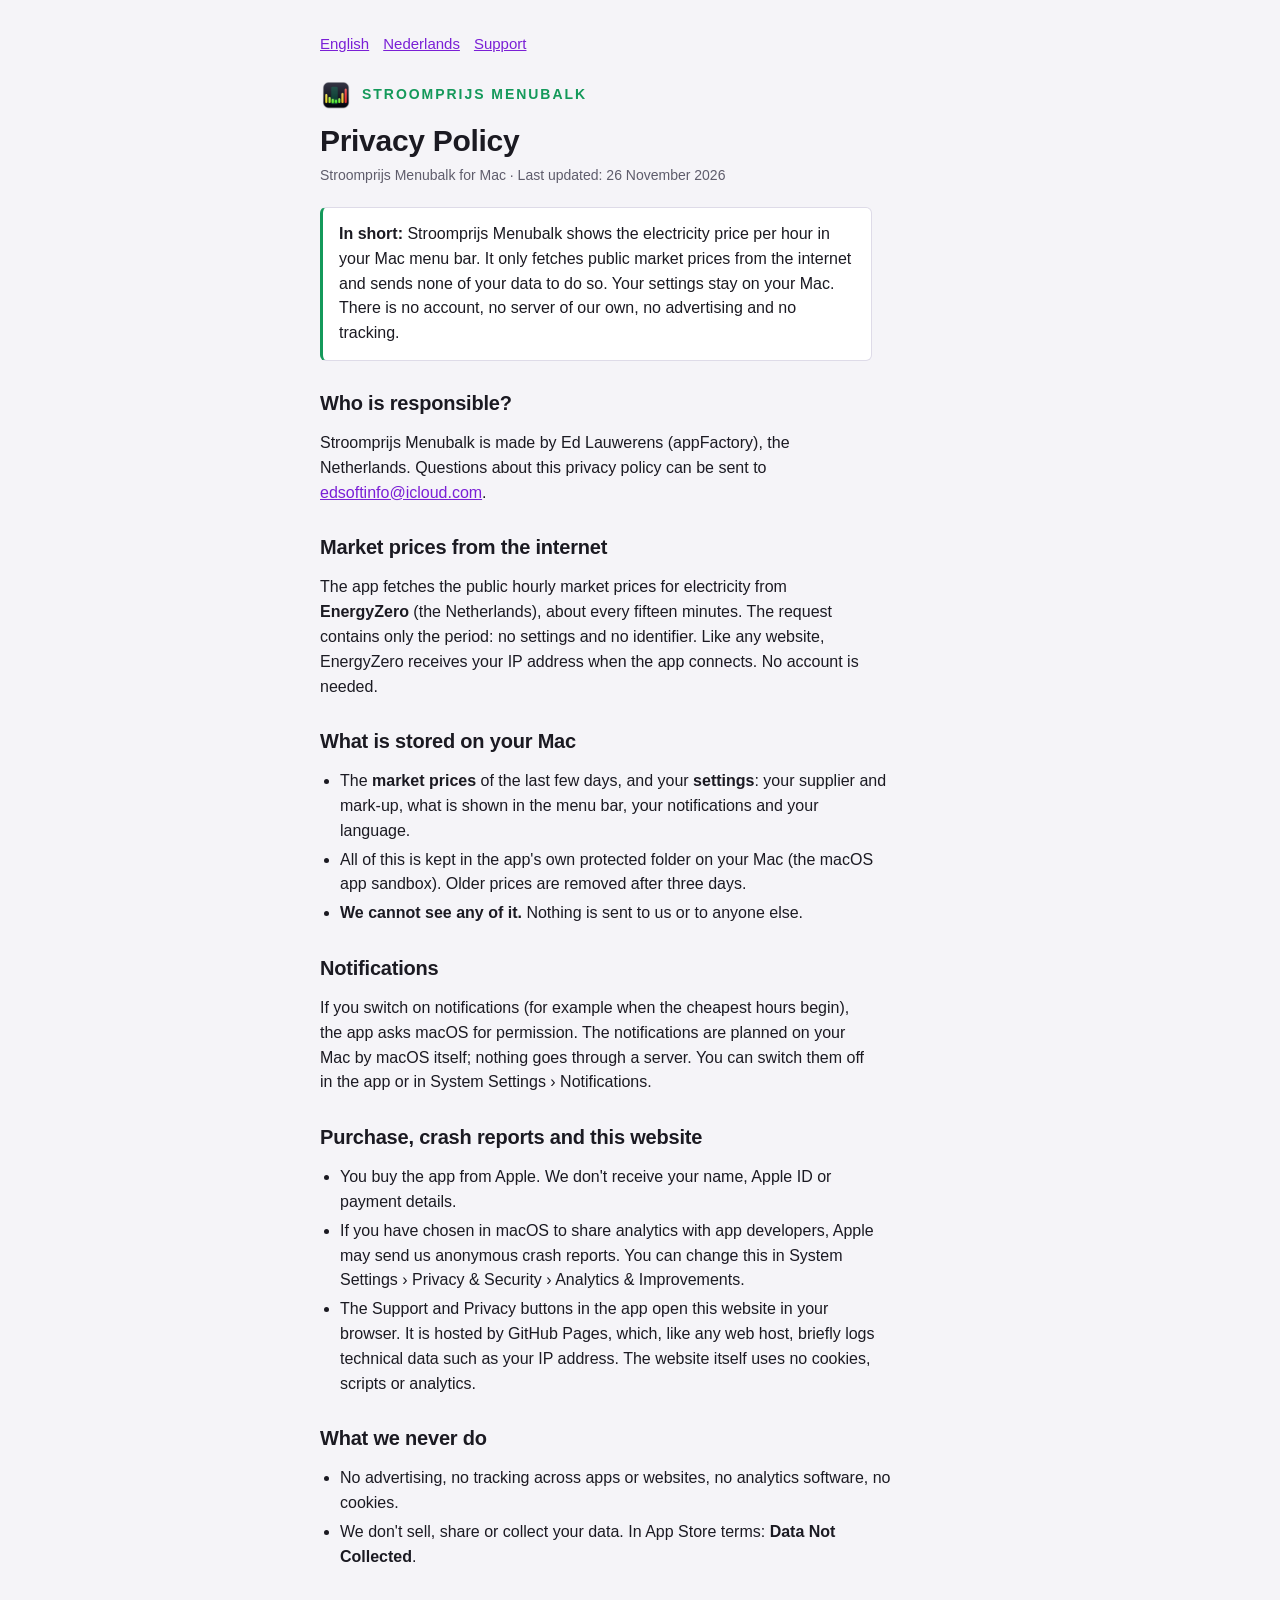
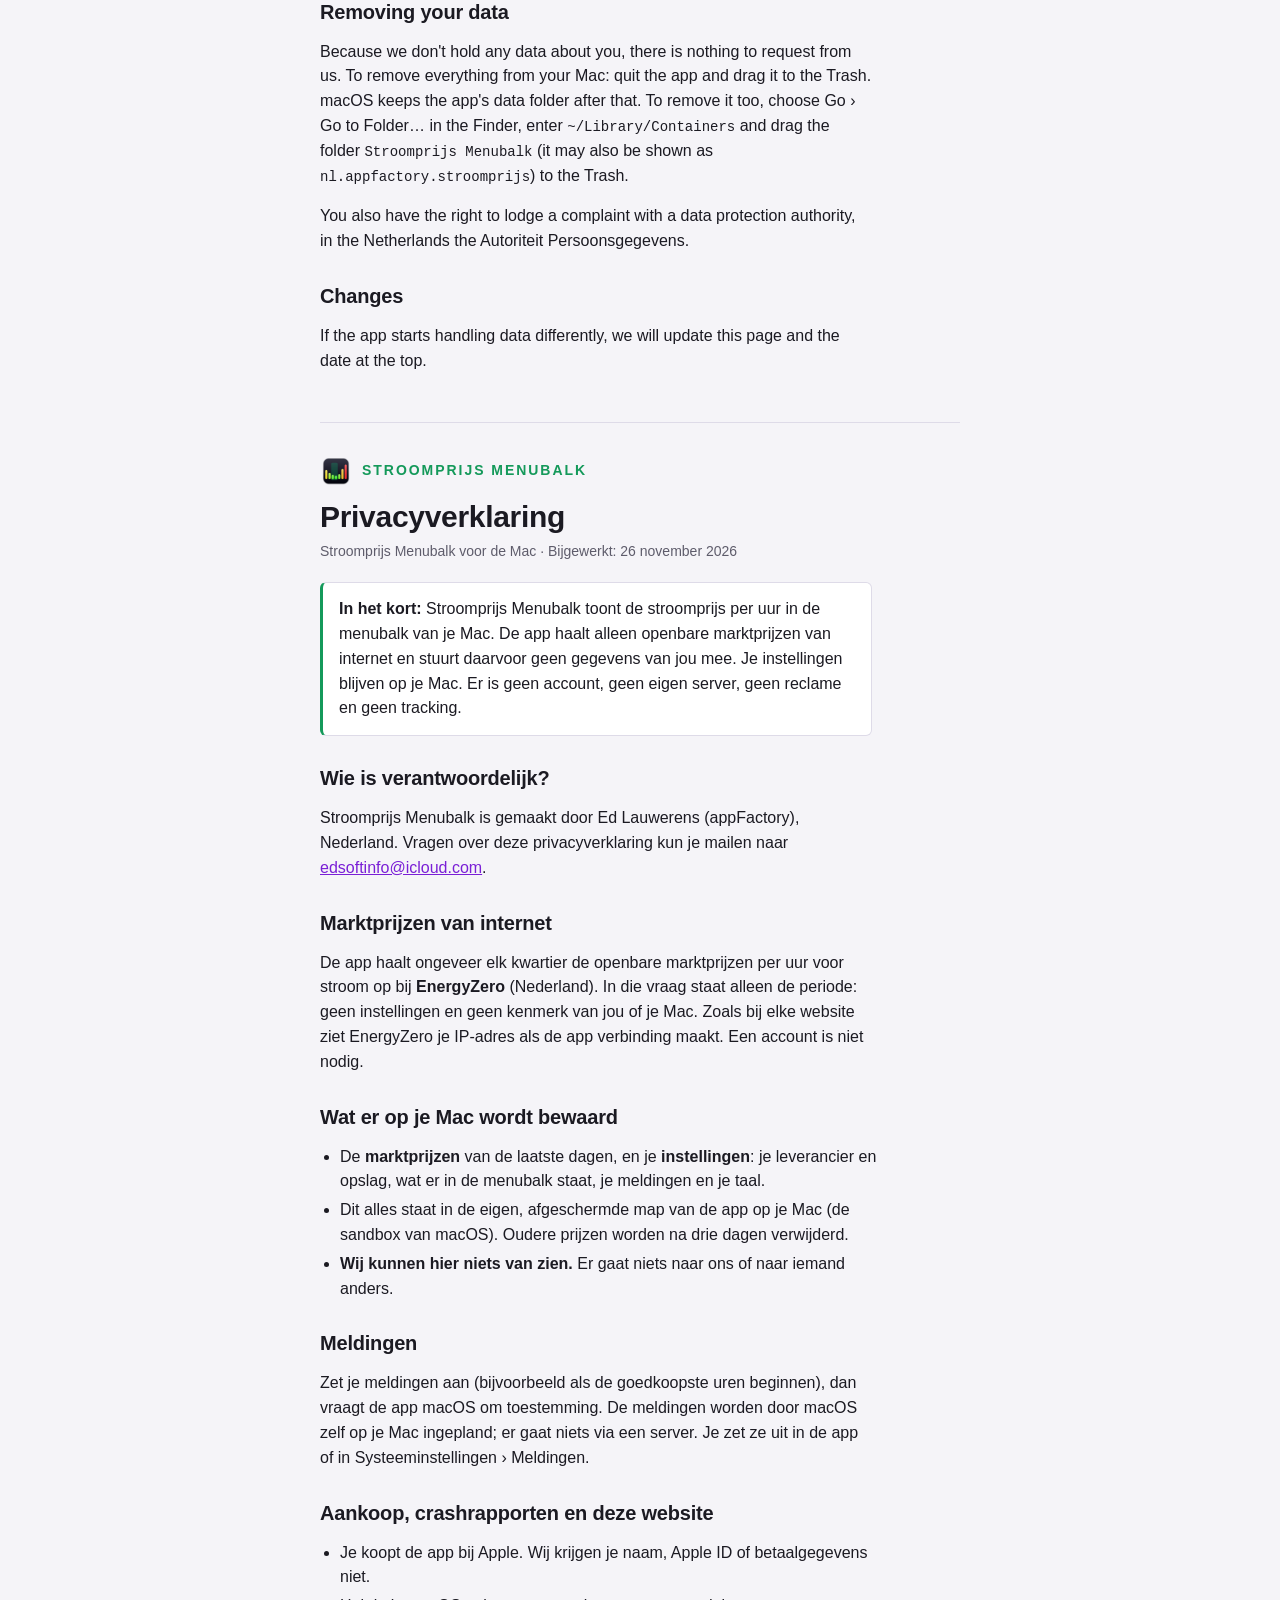
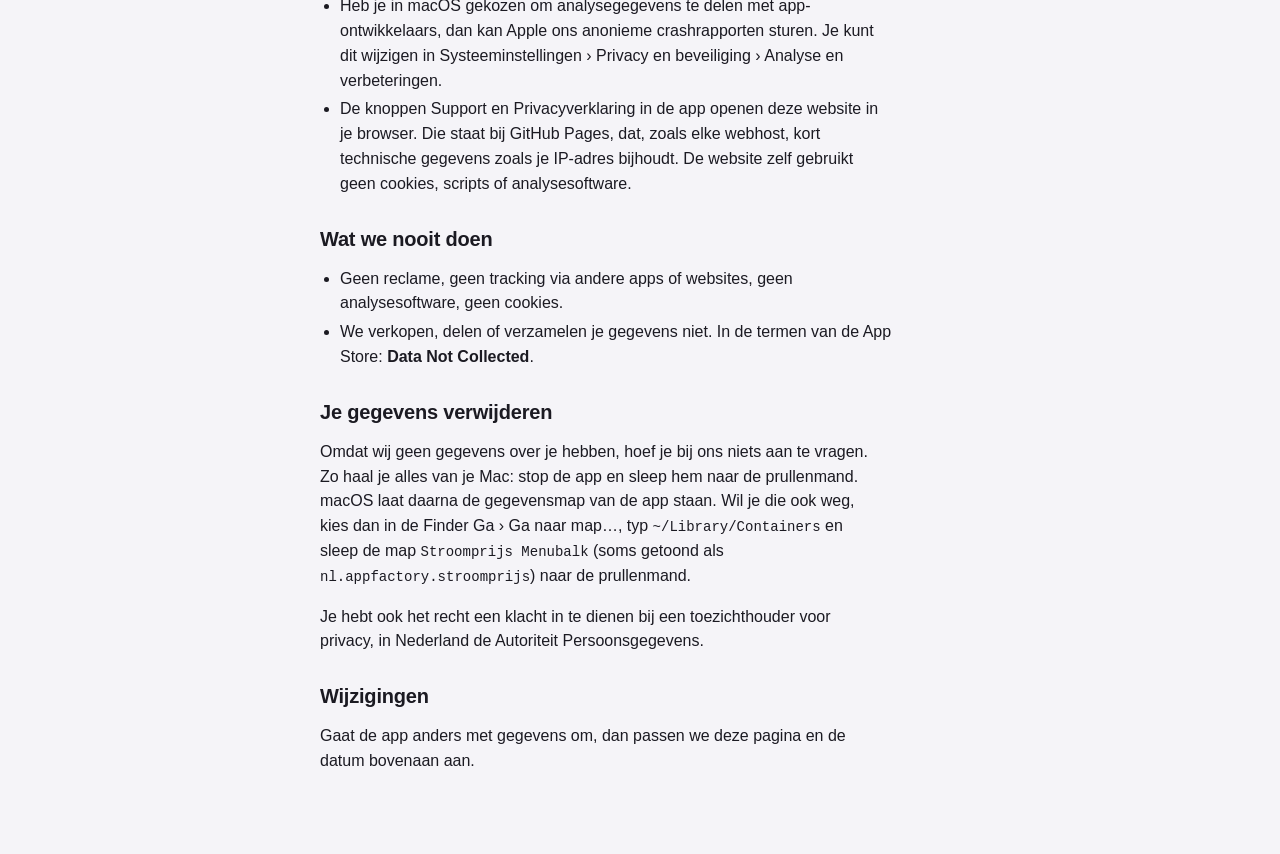
<file: stroomprijs.html>
<!DOCTYPE html>
<html lang="en">
<head>
<meta charset="utf-8">
<meta name="viewport" content="width=device-width, initial-scale=1">
<title>Privacy Policy Stroomprijs Menubalk</title>
<meta name="description" content="Privacy policy of the Mac app Stroomprijs Menubalk: no account, no tracking, your settings stay on your Mac.">
<link rel="stylesheet" href="style.css">
<link rel="icon" type="image/png" href="stroomprijs-favicon.png">
<link rel="apple-touch-icon" href="stroomprijs-touch-icon.png">
</head>
<body>
<div class="wrap">

<nav class="lang"><a href="#en">English</a><a href="#nl">Nederlands</a><a href="stroomprijs-support.html">Support</a></nav>

<!-- ======================= ENGLISH ======================= -->
<section id="en" lang="en">
<p class="brand"><img src="stroomprijs-touch-icon.png" alt="">Stroomprijs Menubalk</p>
<h1>Privacy Policy</h1>
<p class="meta">Stroomprijs Menubalk for Mac · Last updated: 26 November 2026</p>

<p class="summary"><strong>In short:</strong> Stroomprijs Menubalk shows the electricity price per hour in your Mac menu bar. It only fetches public market prices from the internet and sends none of your data to do so. Your settings stay on your Mac. There is no account, no server of our own, no advertising and no tracking.</p>

<h2>Who is responsible?</h2>
<p>Stroomprijs Menubalk is made by Ed Lauwerens (appFactory), the Netherlands. Questions about this privacy policy can be sent to <a href="mailto:edsoftinfo@icloud.com">edsoftinfo@icloud.com</a>.</p>

<h2>Market prices from the internet</h2>
<p>The app fetches the public hourly market prices for electricity from <strong>EnergyZero</strong> (the Netherlands), about every fifteen minutes. The request contains only the period: no settings and no identifier. Like any website, EnergyZero receives your IP address when the app connects. No account is needed.</p>

<h2>What is stored on your Mac</h2>
<ul>
  <li>The <strong>market prices</strong> of the last few days, and your <strong>settings</strong>: your supplier and mark-up, what is shown in the menu bar, your notifications and your language.</li>
  <li>All of this is kept in the app's own protected folder on your Mac (the macOS app sandbox). Older prices are removed after three days.</li>
  <li><strong>We cannot see any of it.</strong> Nothing is sent to us or to anyone else.</li>
</ul>

<h2>Notifications</h2>
<p>If you switch on notifications (for example when the cheapest hours begin), the app asks macOS for permission. The notifications are planned on your Mac by macOS itself; nothing goes through a server. You can switch them off in the app or in System Settings › Notifications.</p>

<h2>Purchase, crash reports and this website</h2>
<ul>
  <li>You buy the app from Apple. We don't receive your name, Apple ID or payment details.</li>
  <li>If you have chosen in macOS to share analytics with app developers, Apple may send us anonymous crash reports. You can change this in System Settings › Privacy &amp; Security › Analytics &amp; Improvements.</li>
  <li>The Support and Privacy buttons in the app open this website in your browser. It is hosted by GitHub Pages, which, like any web host, briefly logs technical data such as your IP address. The website itself uses no cookies, scripts or analytics.</li>
</ul>

<h2>What we never do</h2>
<ul>
  <li>No advertising, no tracking across apps or websites, no analytics software, no cookies.</li>
  <li>We don't sell, share or collect your data. In App Store terms: <strong>Data Not Collected</strong>.</li>
</ul>

<h2>Removing your data</h2>
<p>Because we don't hold any data about you, there is nothing to request from us. To remove everything from your Mac: quit the app and drag it to the Trash. macOS keeps the app's data folder after that. To remove it too, choose Go › Go to Folder… in the Finder, enter <code>~/Library/Containers</code> and drag the folder <code>Stroomprijs Menubalk</code> (it may also be shown as <code>nl.appfactory.stroomprijs</code>) to the Trash.</p>
<p>You also have the right to lodge a complaint with a data protection authority, in the Netherlands the Autoriteit Persoonsgegevens.</p>

<h2>Changes</h2>
<p>If the app starts handling data differently, we will update this page and the date at the top.</p>
</section>

<hr>

<!-- ======================= NEDERLANDS ======================= -->
<section id="nl" lang="nl">
<p class="brand"><img src="stroomprijs-touch-icon.png" alt="">Stroomprijs Menubalk</p>
<h1>Privacyverklaring</h1>
<p class="meta">Stroomprijs Menubalk voor de Mac · Bijgewerkt: 26 november 2026</p>

<p class="summary"><strong>In het kort:</strong> Stroomprijs Menubalk toont de stroomprijs per uur in de menubalk van je Mac. De app haalt alleen openbare marktprijzen van internet en stuurt daarvoor geen gegevens van jou mee. Je instellingen blijven op je Mac. Er is geen account, geen eigen server, geen reclame en geen tracking.</p>

<h2>Wie is verantwoordelijk?</h2>
<p>Stroomprijs Menubalk is gemaakt door Ed Lauwerens (appFactory), Nederland. Vragen over deze privacyverklaring kun je mailen naar <a href="mailto:edsoftinfo@icloud.com">edsoftinfo@icloud.com</a>.</p>

<h2>Marktprijzen van internet</h2>
<p>De app haalt ongeveer elk kwartier de openbare marktprijzen per uur voor stroom op bij <strong>EnergyZero</strong> (Nederland). In die vraag staat alleen de periode: geen instellingen en geen kenmerk van jou of je Mac. Zoals bij elke website ziet EnergyZero je IP-adres als de app verbinding maakt. Een account is niet nodig.</p>

<h2>Wat er op je Mac wordt bewaard</h2>
<ul>
  <li>De <strong>marktprijzen</strong> van de laatste dagen, en je <strong>instellingen</strong>: je leverancier en opslag, wat er in de menubalk staat, je meldingen en je taal.</li>
  <li>Dit alles staat in de eigen, afgeschermde map van de app op je Mac (de sandbox van macOS). Oudere prijzen worden na drie dagen verwijderd.</li>
  <li><strong>Wij kunnen hier niets van zien.</strong> Er gaat niets naar ons of naar iemand anders.</li>
</ul>

<h2>Meldingen</h2>
<p>Zet je meldingen aan (bijvoorbeeld als de goedkoopste uren beginnen), dan vraagt de app macOS om toestemming. De meldingen worden door macOS zelf op je Mac ingepland; er gaat niets via een server. Je zet ze uit in de app of in Systeeminstellingen › Meldingen.</p>

<h2>Aankoop, crashrapporten en deze website</h2>
<ul>
  <li>Je koopt de app bij Apple. Wij krijgen je naam, Apple ID of betaalgegevens niet.</li>
  <li>Heb je in macOS gekozen om analysegegevens te delen met app-ontwikkelaars, dan kan Apple ons anonieme crashrapporten sturen. Je kunt dit wijzigen in Systeeminstellingen › Privacy en beveiliging › Analyse en verbeteringen.</li>
  <li>De knoppen Support en Privacyverklaring in de app openen deze website in je browser. Die staat bij GitHub Pages, dat, zoals elke webhost, kort technische gegevens zoals je IP-adres bijhoudt. De website zelf gebruikt geen cookies, scripts of analysesoftware.</li>
</ul>

<h2>Wat we nooit doen</h2>
<ul>
  <li>Geen reclame, geen tracking via andere apps of websites, geen analysesoftware, geen cookies.</li>
  <li>We verkopen, delen of verzamelen je gegevens niet. In de termen van de App Store: <strong>Data Not Collected</strong>.</li>
</ul>

<h2>Je gegevens verwijderen</h2>
<p>Omdat wij geen gegevens over je hebben, hoef je bij ons niets aan te vragen. Zo haal je alles van je Mac: stop de app en sleep hem naar de prullenmand. macOS laat daarna de gegevensmap van de app staan. Wil je die ook weg, kies dan in de Finder Ga › Ga naar map…, typ <code>~/Library/Containers</code> en sleep de map <code>Stroomprijs Menubalk</code> (soms getoond als <code>nl.appfactory.stroomprijs</code>) naar de prullenmand.</p>
<p>Je hebt ook het recht een klacht in te dienen bij een toezichthouder voor privacy, in Nederland de Autoriteit Persoonsgegevens.</p>

<h2>Wijzigingen</h2>
<p>Gaat de app anders met gegevens om, dan passen we deze pagina en de datum bovenaan aan.</p>
</section>

</div>
</body>
</html>
</file>
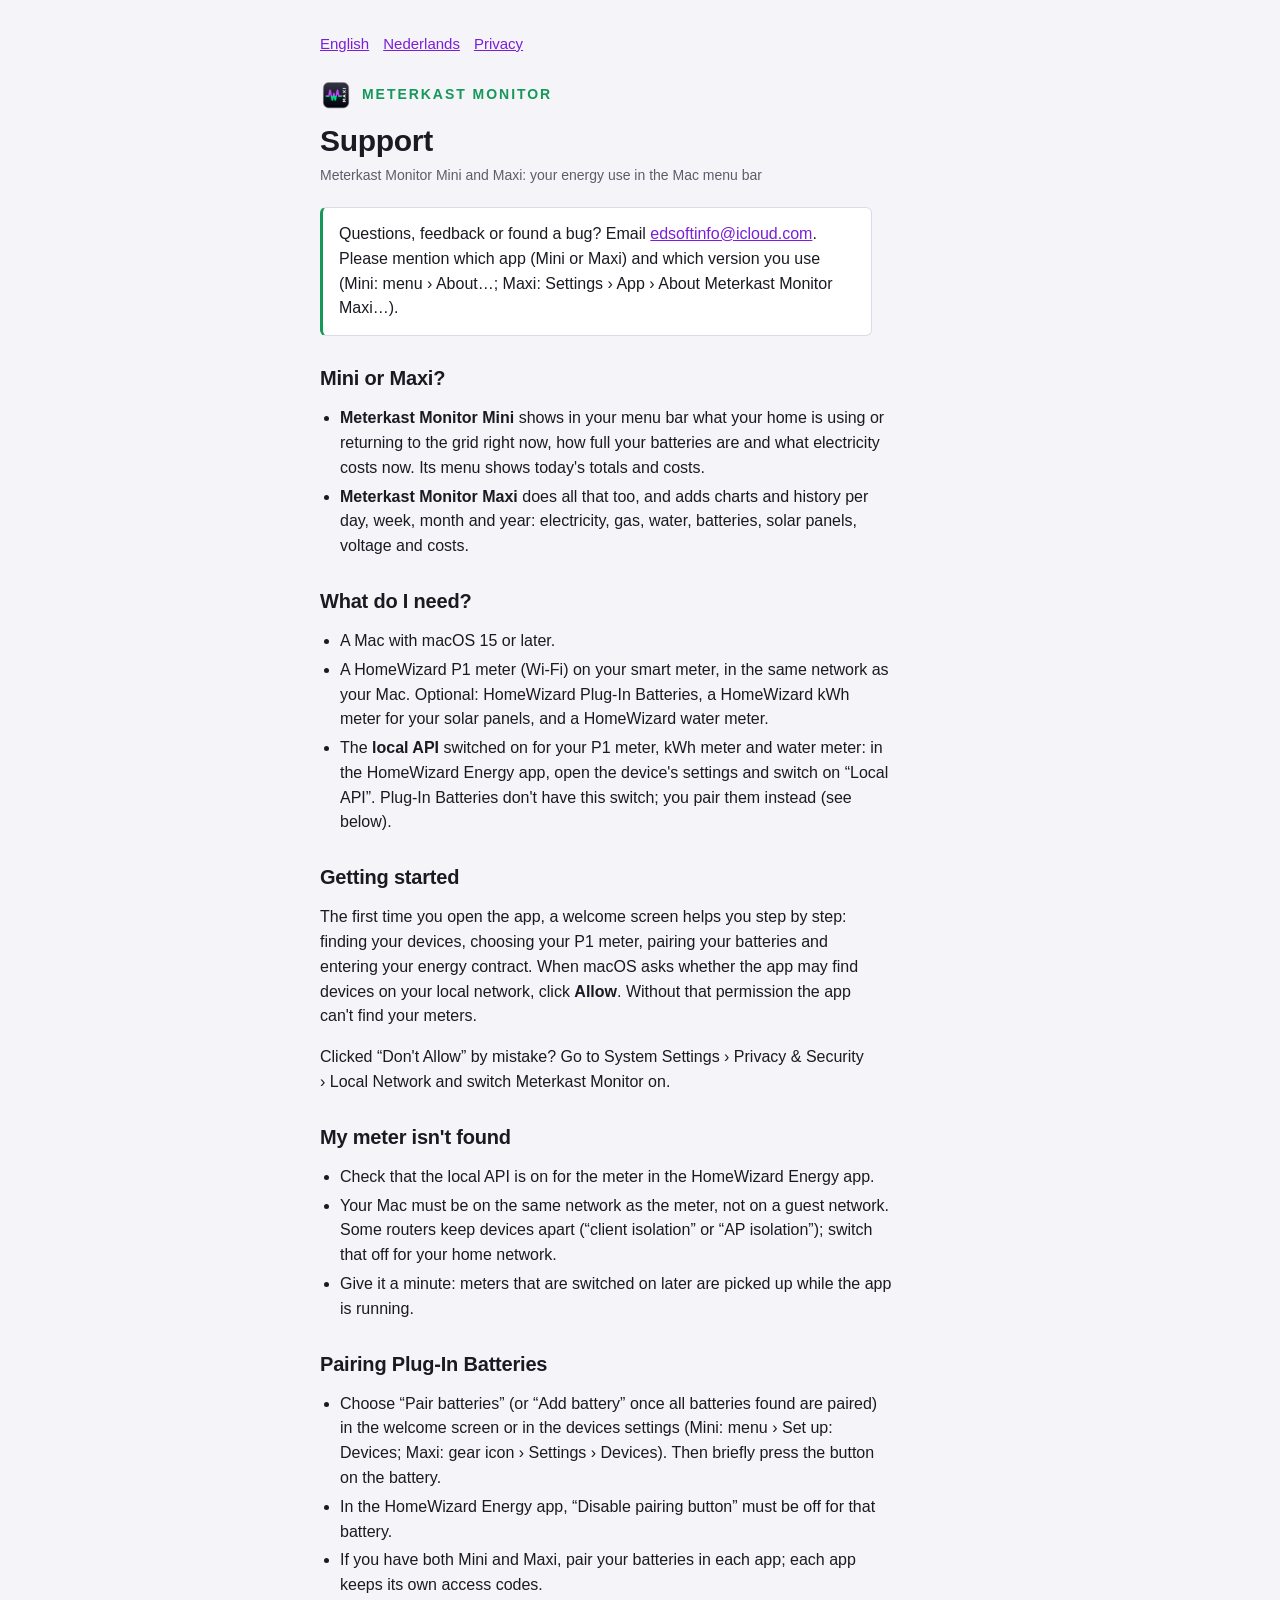
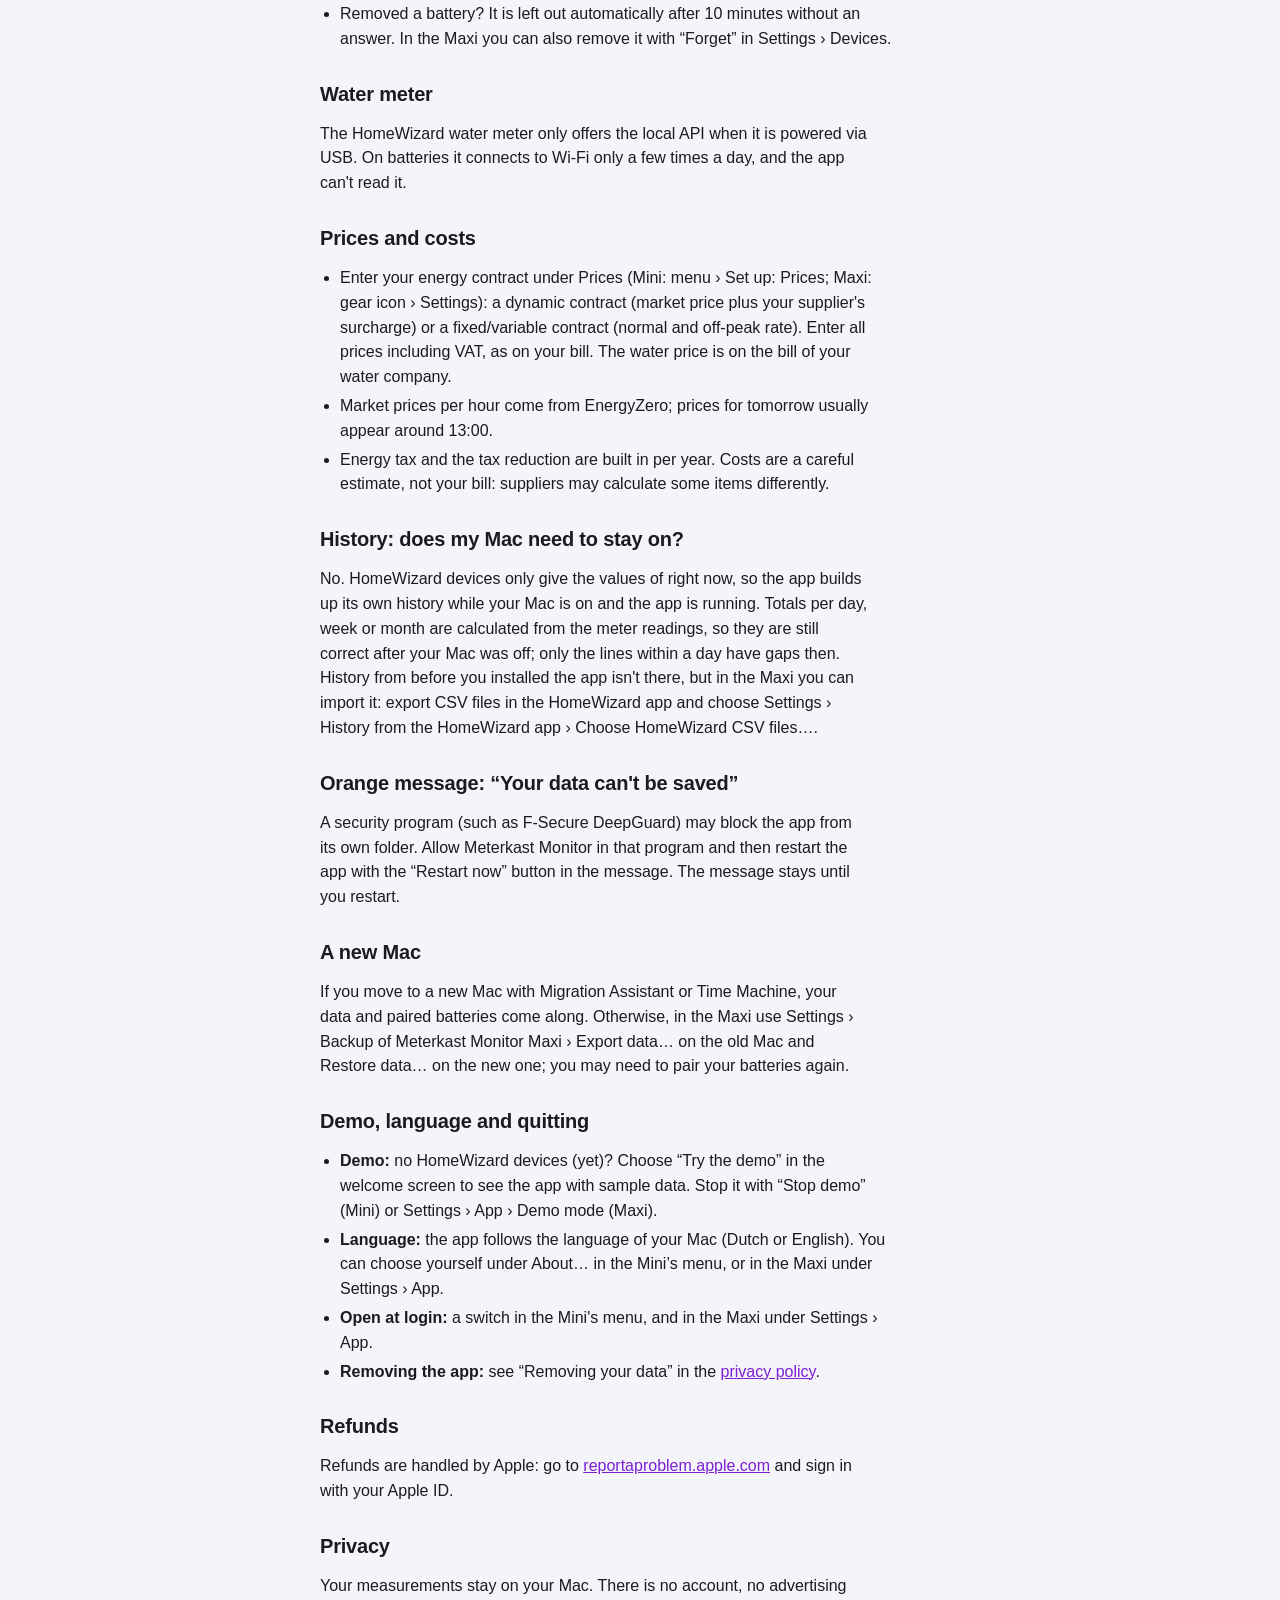
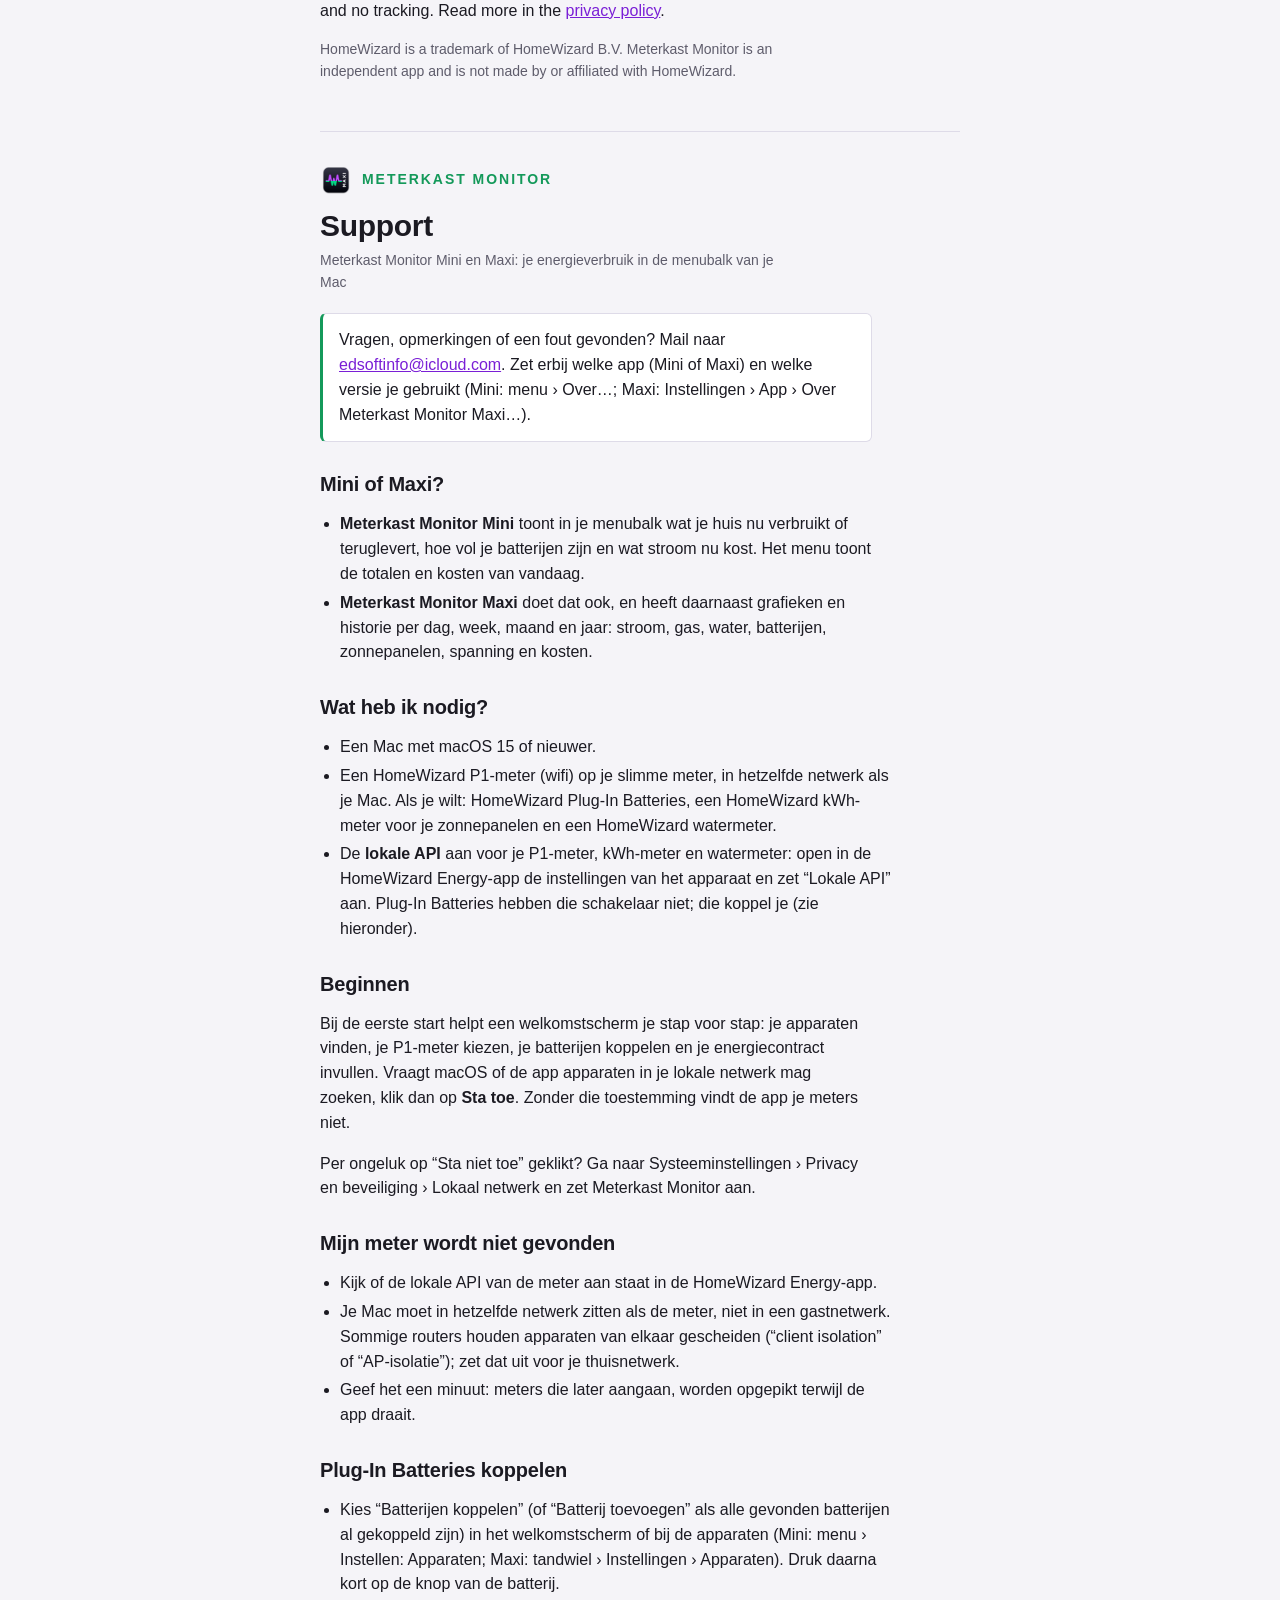
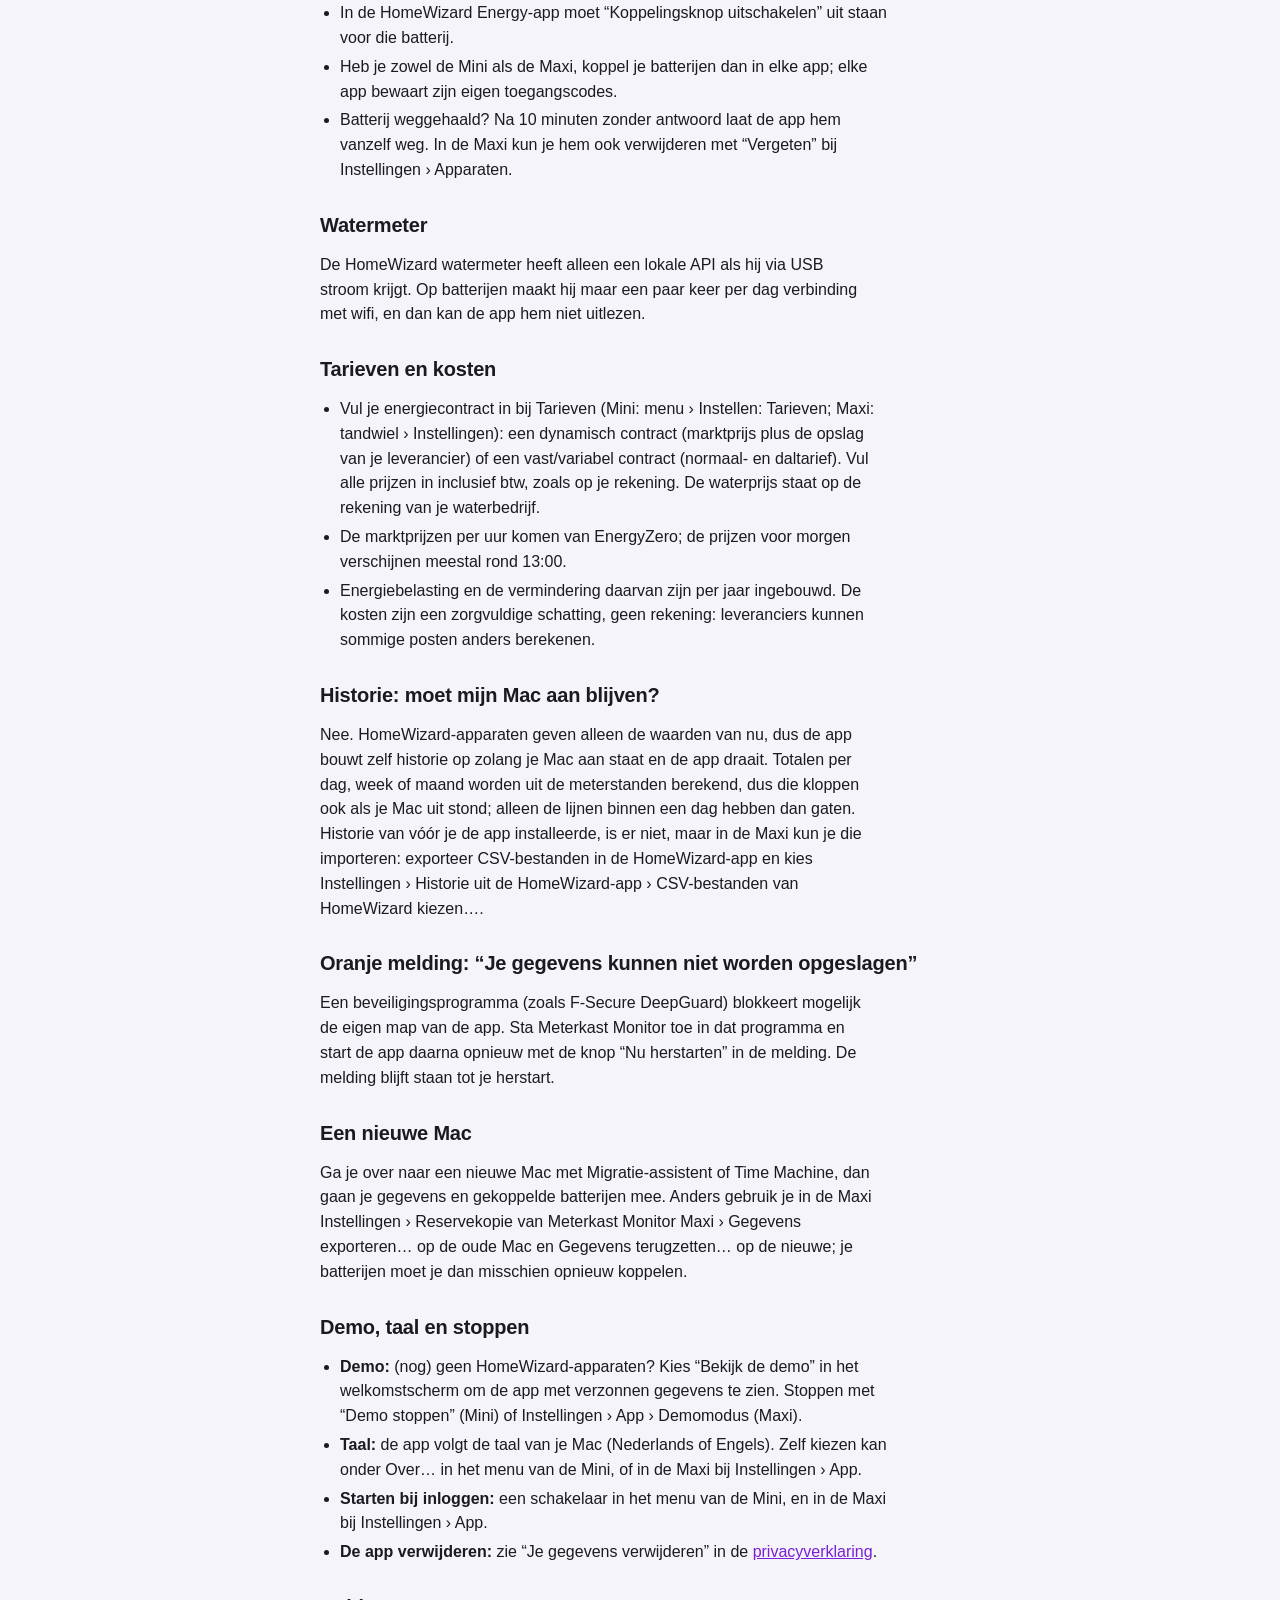
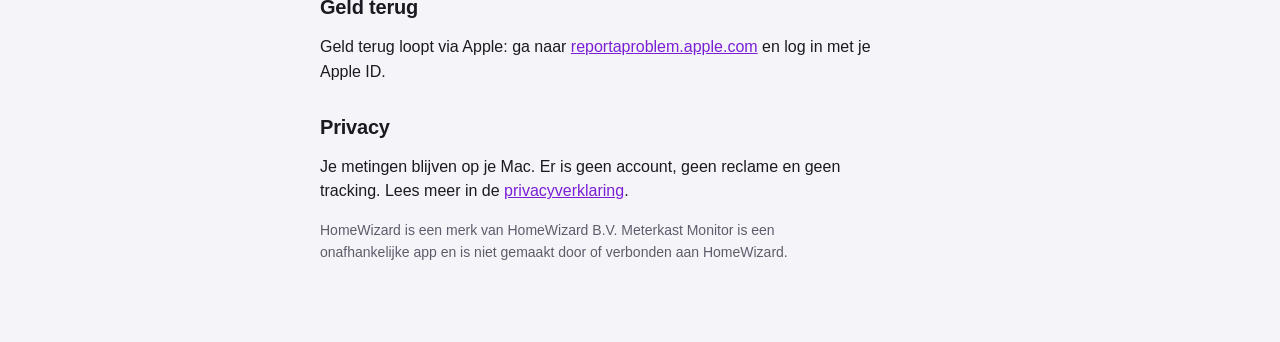
<file: support.html>
<!DOCTYPE html>
<html lang="en">
<head>
<meta charset="utf-8">
<meta name="viewport" content="width=device-width, initial-scale=1">
<title>Meterkast Monitor Support</title>
<meta name="description" content="Help with Meterkast Monitor Mini and Maxi: what you need, finding your meter, pairing batteries, prices, history and how to contact us.">
<link rel="stylesheet" href="style.css">
<link rel="icon" type="image/png" href="favicon.png">
<link rel="apple-touch-icon" href="apple-touch-icon.png">
</head>
<body>
<div class="wrap">

<nav class="lang"><a href="#en">English</a><a href="#nl">Nederlands</a><a href="./">Privacy</a></nav>

<!-- ======================= ENGLISH ======================= -->
<section id="en" lang="en">
<p class="brand"><img src="apple-touch-icon.png" alt="">Meterkast Monitor</p>
<h1>Support</h1>
<p class="meta">Meterkast Monitor Mini and Maxi: your energy use in the Mac menu bar</p>

<p class="summary">Questions, feedback or found a bug? Email <a href="mailto:edsoftinfo@icloud.com">edsoftinfo@icloud.com</a>. Please mention which app (Mini or Maxi) and which version you use (Mini: menu › About…; Maxi: Settings › App › About Meterkast Monitor Maxi…).</p>

<h2>Mini or Maxi?</h2>
<ul>
  <li><strong>Meterkast Monitor Mini</strong> shows in your menu bar what your home is using or returning to the grid right now, how full your batteries are and what electricity costs now. Its menu shows today's totals and costs.</li>
  <li><strong>Meterkast Monitor Maxi</strong> does all that too, and adds charts and history per day, week, month and year: electricity, gas, water, batteries, solar panels, voltage and costs.</li>
</ul>

<h2>What do I need?</h2>
<ul>
  <li>A Mac with macOS 15 or later.</li>
  <li>A HomeWizard P1 meter (Wi-Fi) on your smart meter, in the same network as your Mac. Optional: HomeWizard Plug-In Batteries, a HomeWizard kWh meter for your solar panels, and a HomeWizard water meter.</li>
  <li>The <strong>local API</strong> switched on for your P1 meter, kWh meter and water meter: in the HomeWizard Energy app, open the device's settings and switch on “Local API”. Plug-In Batteries don't have this switch; you pair them instead (see below).</li>
</ul>

<h2>Getting started</h2>
<p>The first time you open the app, a welcome screen helps you step by step: finding your devices, choosing your P1 meter, pairing your batteries and entering your energy contract. When macOS asks whether the app may find devices on your local network, click <strong>Allow</strong>. Without that permission the app can't find your meters.</p>
<p>Clicked “Don't Allow” by mistake? Go to System Settings › Privacy &amp; Security › Local Network and switch Meterkast Monitor on.</p>

<h2>My meter isn't found</h2>
<ul>
  <li>Check that the local API is on for the meter in the HomeWizard Energy app.</li>
  <li>Your Mac must be on the same network as the meter, not on a guest network. Some routers keep devices apart (“client isolation” or “AP isolation”); switch that off for your home network.</li>
  <li>Give it a minute: meters that are switched on later are picked up while the app is running.</li>
</ul>

<h2>Pairing Plug-In Batteries</h2>
<ul>
  <li>Choose “Pair batteries” (or “Add battery” once all batteries found are paired) in the welcome screen or in the devices settings (Mini: menu › Set up: Devices; Maxi: gear icon › Settings › Devices). Then briefly press the button on the battery.</li>
  <li>In the HomeWizard Energy app, “Disable pairing button” must be off for that battery.</li>
  <li>If you have both Mini and Maxi, pair your batteries in each app; each app keeps its own access codes.</li>
  <li>Removed a battery? It is left out automatically after 10 minutes without an answer. In the Maxi you can also remove it with “Forget” in Settings › Devices.</li>
</ul>

<h2>Water meter</h2>
<p>The HomeWizard water meter only offers the local API when it is powered via USB. On batteries it connects to Wi-Fi only a few times a day, and the app can't read it.</p>

<h2>Prices and costs</h2>
<ul>
  <li>Enter your energy contract under Prices (Mini: menu › Set up: Prices; Maxi: gear icon › Settings): a dynamic contract (market price plus your supplier's surcharge) or a fixed/variable contract (normal and off-peak rate). Enter all prices including VAT, as on your bill. The water price is on the bill of your water company.</li>
  <li>Market prices per hour come from EnergyZero; prices for tomorrow usually appear around 13:00.</li>
  <li>Energy tax and the tax reduction are built in per year. Costs are a careful estimate, not your bill: suppliers may calculate some items differently.</li>
</ul>

<h2>History: does my Mac need to stay on?</h2>
<p>No. HomeWizard devices only give the values of right now, so the app builds up its own history while your Mac is on and the app is running. Totals per day, week or month are calculated from the meter readings, so they are still correct after your Mac was off; only the lines within a day have gaps then. History from before you installed the app isn't there, but in the Maxi you can import it: export CSV files in the HomeWizard app and choose Settings › History from the HomeWizard app › Choose HomeWizard CSV files….</p>

<h2>Orange message: “Your data can't be saved”</h2>
<p>A security program (such as F-Secure DeepGuard) may block the app from its own folder. Allow Meterkast Monitor in that program and then restart the app with the “Restart now” button in the message. The message stays until you restart.</p>

<h2>A new Mac</h2>
<p>If you move to a new Mac with Migration Assistant or Time Machine, your data and paired batteries come along. Otherwise, in the Maxi use Settings › Backup of Meterkast Monitor Maxi › Export data… on the old Mac and Restore data… on the new one; you may need to pair your batteries again.</p>

<h2>Demo, language and quitting</h2>
<ul>
  <li><strong>Demo:</strong> no HomeWizard devices (yet)? Choose “Try the demo” in the welcome screen to see the app with sample data. Stop it with “Stop demo” (Mini) or Settings › App › Demo mode (Maxi).</li>
  <li><strong>Language:</strong> the app follows the language of your Mac (Dutch or English). You can choose yourself under About… in the Mini’s menu, or in the Maxi under Settings › App.</li>
  <li><strong>Open at login:</strong> a switch in the Mini's menu, and in the Maxi under Settings › App.</li>
  <li><strong>Removing the app:</strong> see “Removing your data” in the <a href="./">privacy policy</a>.</li>
</ul>

<h2>Refunds</h2>
<p>Refunds are handled by Apple: go to <a href="https://reportaproblem.apple.com">reportaproblem.apple.com</a> and sign in with your Apple ID.</p>

<h2>Privacy</h2>
<p>Your measurements stay on your Mac. There is no account, no advertising and no tracking. Read more in the <a href="./">privacy policy</a>.</p>

<p class="small">HomeWizard is a trademark of HomeWizard B.V. Meterkast Monitor is an independent app and is not made by or affiliated with HomeWizard.</p>
</section>

<hr>

<!-- ======================= NEDERLANDS ======================= -->
<section id="nl" lang="nl">
<p class="brand"><img src="apple-touch-icon.png" alt="">Meterkast Monitor</p>
<h1>Support</h1>
<p class="meta">Meterkast Monitor Mini en Maxi: je energieverbruik in de menubalk van je Mac</p>

<p class="summary">Vragen, opmerkingen of een fout gevonden? Mail naar <a href="mailto:edsoftinfo@icloud.com">edsoftinfo@icloud.com</a>. Zet erbij welke app (Mini of Maxi) en welke versie je gebruikt (Mini: menu › Over…; Maxi: Instellingen › App › Over Meterkast Monitor Maxi…).</p>

<h2>Mini of Maxi?</h2>
<ul>
  <li><strong>Meterkast Monitor Mini</strong> toont in je menubalk wat je huis nu verbruikt of teruglevert, hoe vol je batterijen zijn en wat stroom nu kost. Het menu toont de totalen en kosten van vandaag.</li>
  <li><strong>Meterkast Monitor Maxi</strong> doet dat ook, en heeft daarnaast grafieken en historie per dag, week, maand en jaar: stroom, gas, water, batterijen, zonnepanelen, spanning en kosten.</li>
</ul>

<h2>Wat heb ik nodig?</h2>
<ul>
  <li>Een Mac met macOS 15 of nieuwer.</li>
  <li>Een HomeWizard P1-meter (wifi) op je slimme meter, in hetzelfde netwerk als je Mac. Als je wilt: HomeWizard Plug-In Batteries, een HomeWizard kWh-meter voor je zonnepanelen en een HomeWizard watermeter.</li>
  <li>De <strong>lokale API</strong> aan voor je P1-meter, kWh-meter en watermeter: open in de HomeWizard Energy-app de instellingen van het apparaat en zet “Lokale API” aan. Plug-In Batteries hebben die schakelaar niet; die koppel je (zie hieronder).</li>
</ul>

<h2>Beginnen</h2>
<p>Bij de eerste start helpt een welkomstscherm je stap voor stap: je apparaten vinden, je P1-meter kiezen, je batterijen koppelen en je energiecontract invullen. Vraagt macOS of de app apparaten in je lokale netwerk mag zoeken, klik dan op <strong>Sta toe</strong>. Zonder die toestemming vindt de app je meters niet.</p>
<p>Per ongeluk op “Sta niet toe” geklikt? Ga naar Systeeminstellingen › Privacy en beveiliging › Lokaal netwerk en zet Meterkast Monitor aan.</p>

<h2>Mijn meter wordt niet gevonden</h2>
<ul>
  <li>Kijk of de lokale API van de meter aan staat in de HomeWizard Energy-app.</li>
  <li>Je Mac moet in hetzelfde netwerk zitten als de meter, niet in een gastnetwerk. Sommige routers houden apparaten van elkaar gescheiden (“client isolation” of “AP-isolatie”); zet dat uit voor je thuisnetwerk.</li>
  <li>Geef het een minuut: meters die later aangaan, worden opgepikt terwijl de app draait.</li>
</ul>

<h2>Plug-In Batteries koppelen</h2>
<ul>
  <li>Kies “Batterijen koppelen” (of “Batterij toevoegen” als alle gevonden batterijen al gekoppeld zijn) in het welkomstscherm of bij de apparaten (Mini: menu › Instellen: Apparaten; Maxi: tandwiel › Instellingen › Apparaten). Druk daarna kort op de knop van de batterij.</li>
  <li>In de HomeWizard Energy-app moet “Koppelingsknop uitschakelen” uit staan voor die batterij.</li>
  <li>Heb je zowel de Mini als de Maxi, koppel je batterijen dan in elke app; elke app bewaart zijn eigen toegangscodes.</li>
  <li>Batterij weggehaald? Na 10 minuten zonder antwoord laat de app hem vanzelf weg. In de Maxi kun je hem ook verwijderen met “Vergeten” bij Instellingen › Apparaten.</li>
</ul>

<h2>Watermeter</h2>
<p>De HomeWizard watermeter heeft alleen een lokale API als hij via USB stroom krijgt. Op batterijen maakt hij maar een paar keer per dag verbinding met wifi, en dan kan de app hem niet uitlezen.</p>

<h2>Tarieven en kosten</h2>
<ul>
  <li>Vul je energiecontract in bij Tarieven (Mini: menu › Instellen: Tarieven; Maxi: tandwiel › Instellingen): een dynamisch contract (marktprijs plus de opslag van je leverancier) of een vast/variabel contract (normaal- en daltarief). Vul alle prijzen in inclusief btw, zoals op je rekening. De waterprijs staat op de rekening van je waterbedrijf.</li>
  <li>De marktprijzen per uur komen van EnergyZero; de prijzen voor morgen verschijnen meestal rond 13:00.</li>
  <li>Energiebelasting en de vermindering daarvan zijn per jaar ingebouwd. De kosten zijn een zorgvuldige schatting, geen rekening: leveranciers kunnen sommige posten anders berekenen.</li>
</ul>

<h2>Historie: moet mijn Mac aan blijven?</h2>
<p>Nee. HomeWizard-apparaten geven alleen de waarden van nu, dus de app bouwt zelf historie op zolang je Mac aan staat en de app draait. Totalen per dag, week of maand worden uit de meterstanden berekend, dus die kloppen ook als je Mac uit stond; alleen de lijnen binnen een dag hebben dan gaten. Historie van vóór je de app installeerde, is er niet, maar in de Maxi kun je die importeren: exporteer CSV-bestanden in de HomeWizard-app en kies Instellingen › Historie uit de HomeWizard-app › CSV-bestanden van HomeWizard kiezen….</p>

<h2>Oranje melding: “Je gegevens kunnen niet worden opgeslagen”</h2>
<p>Een beveiligingsprogramma (zoals F-Secure DeepGuard) blokkeert mogelijk de eigen map van de app. Sta Meterkast Monitor toe in dat programma en start de app daarna opnieuw met de knop “Nu herstarten” in de melding. De melding blijft staan tot je herstart.</p>

<h2>Een nieuwe Mac</h2>
<p>Ga je over naar een nieuwe Mac met Migratie-assistent of Time Machine, dan gaan je gegevens en gekoppelde batterijen mee. Anders gebruik je in de Maxi Instellingen › Reservekopie van Meterkast Monitor Maxi › Gegevens exporteren… op de oude Mac en Gegevens terugzetten… op de nieuwe; je batterijen moet je dan misschien opnieuw koppelen.</p>

<h2>Demo, taal en stoppen</h2>
<ul>
  <li><strong>Demo:</strong> (nog) geen HomeWizard-apparaten? Kies “Bekijk de demo” in het welkomstscherm om de app met verzonnen gegevens te zien. Stoppen met “Demo stoppen” (Mini) of Instellingen › App › Demomodus (Maxi).</li>
  <li><strong>Taal:</strong> de app volgt de taal van je Mac (Nederlands of Engels). Zelf kiezen kan onder Over… in het menu van de Mini, of in de Maxi bij Instellingen › App.</li>
  <li><strong>Starten bij inloggen:</strong> een schakelaar in het menu van de Mini, en in de Maxi bij Instellingen › App.</li>
  <li><strong>De app verwijderen:</strong> zie “Je gegevens verwijderen” in de <a href="./">privacyverklaring</a>.</li>
</ul>

<h2>Geld terug</h2>
<p>Geld terug loopt via Apple: ga naar <a href="https://reportaproblem.apple.com">reportaproblem.apple.com</a> en log in met je Apple ID.</p>

<h2>Privacy</h2>
<p>Je metingen blijven op je Mac. Er is geen account, geen reclame en geen tracking. Lees meer in de <a href="./">privacyverklaring</a>.</p>

<p class="small">HomeWizard is een merk van HomeWizard B.V. Meterkast Monitor is een onafhankelijke app en is niet gemaakt door of verbonden aan HomeWizard.</p>
</section>

</div>
</body>
</html>
</file>
<file: style.css>
/* Meterkast Monitor: dark like the app, purple (import) and green (export). No external fonts, scripts, cookies or analytics. */
:root{--paper:#F5F4F8;--surface:#FFFFFF;--ink:#1B1A22;--muted:#5E5C6B;--line:#DEDBE8;--accent:#7A1FD6;--green:#14995A}
@media (prefers-color-scheme:dark){
  :root{--paper:#0E0E12;--surface:#1A1A21;--ink:#F1F0F5;--muted:#A9A6B8;--line:#2E2D38;--accent:#C18BFF;--green:#3FD98A}
}
*{box-sizing:border-box}
html,body{margin:0;background:var(--paper);color:var(--ink)}
body{font-family:-apple-system,BlinkMacSystemFont,"Helvetica Neue",Roboto,Arial,sans-serif;font-size:16px;line-height:1.55}
.wrap{max-width:680px;margin:0 auto;padding:32px 20px 64px}
h1,h2{font-weight:700;letter-spacing:-.01em;line-height:1.2}
h1{font-size:30px;margin:0 0 6px}
h2{font-size:20px;margin:30px 0 8px}
p,li{max-width:62ch}
.brand{display:flex;align-items:center;gap:10px;font-size:14px;font-weight:600;letter-spacing:.14em;text-transform:uppercase;color:var(--green);margin:0 0 12px}
.brand img{width:32px;height:32px;border-radius:8px}
.meta{color:var(--muted);font-size:14px;margin:0 0 20px}
.summary{background:var(--surface);border:1px solid var(--line);border-left:3px solid var(--green);border-radius:6px;padding:14px 16px;margin:0 0 8px}
.lang{display:flex;flex-wrap:wrap;gap:14px;margin:0 0 24px;font-size:15px}
a{color:var(--accent)}
ul{padding-left:20px}
li{margin:4px 0}
code{font-size:14px;overflow-wrap:anywhere}
.small{color:var(--muted);font-size:14px}
hr{border:0;border-top:1px solid var(--line);margin:48px 0 32px}
</file>
